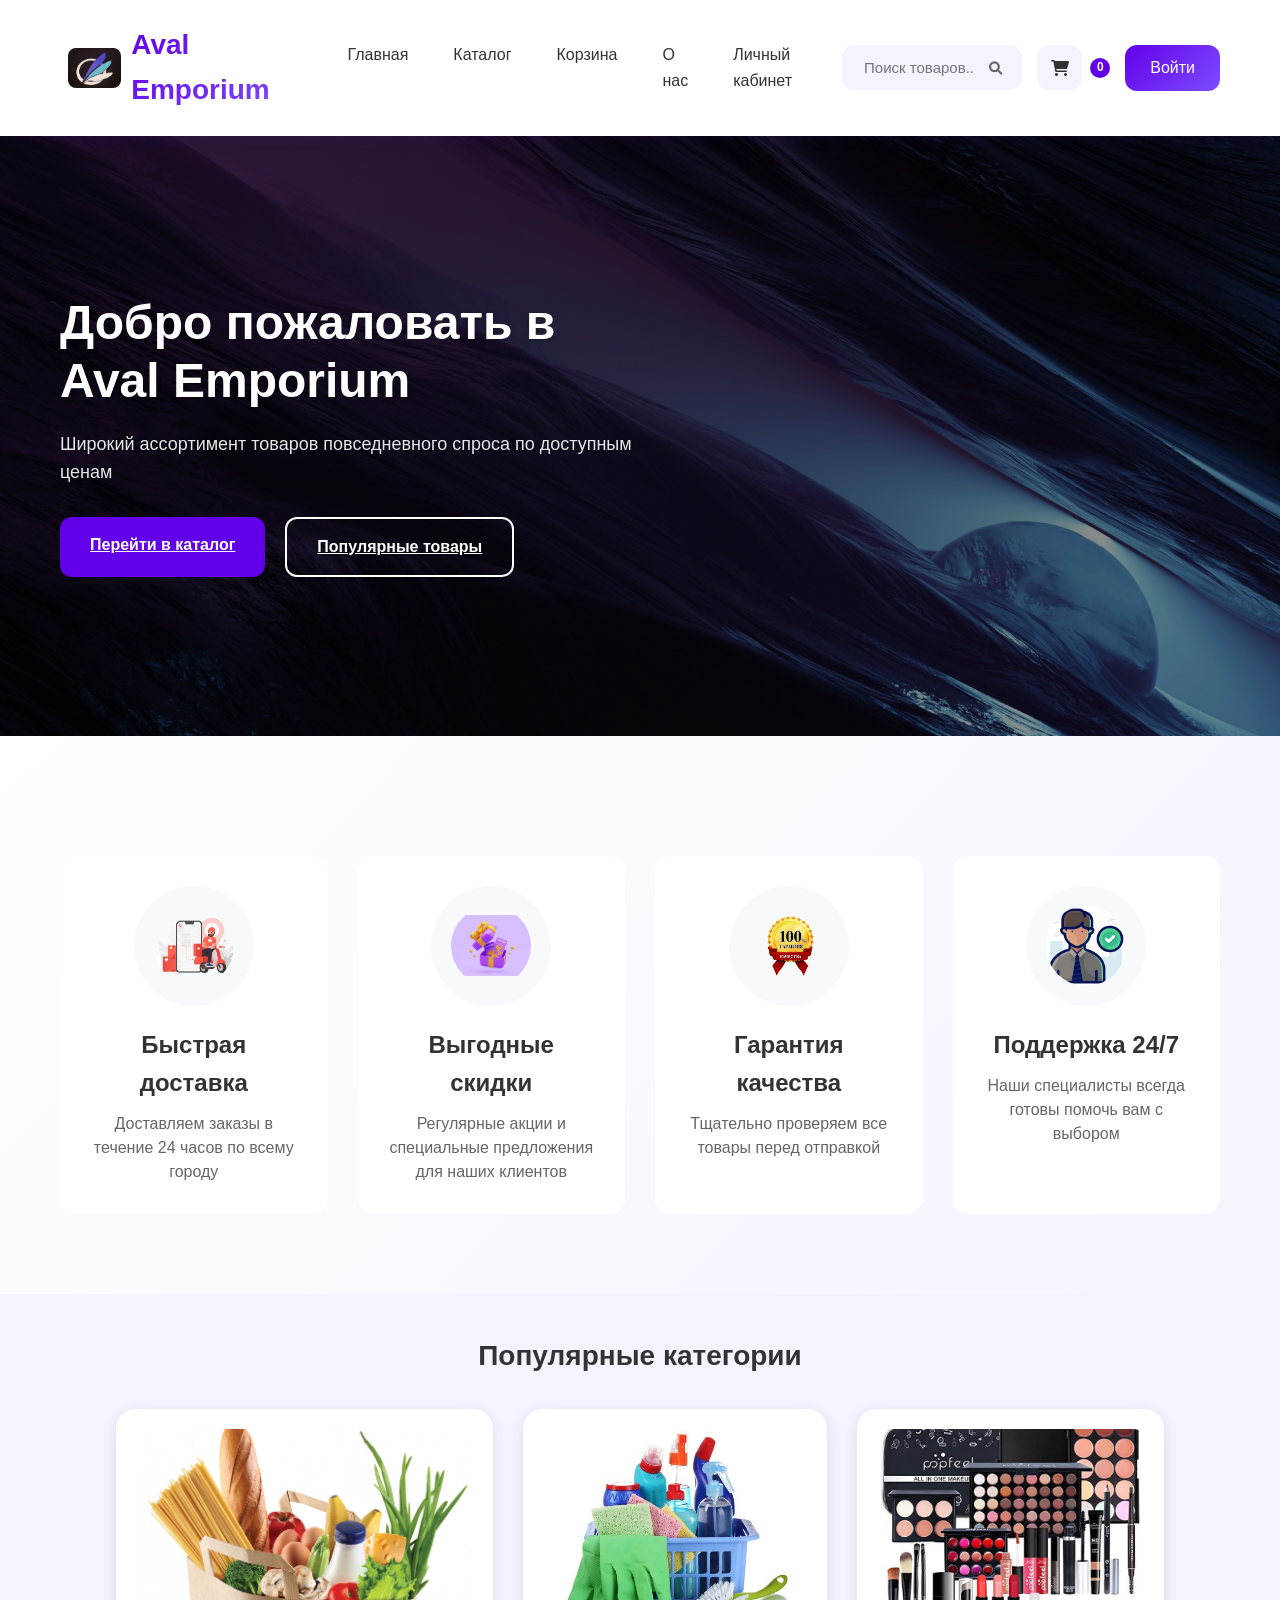
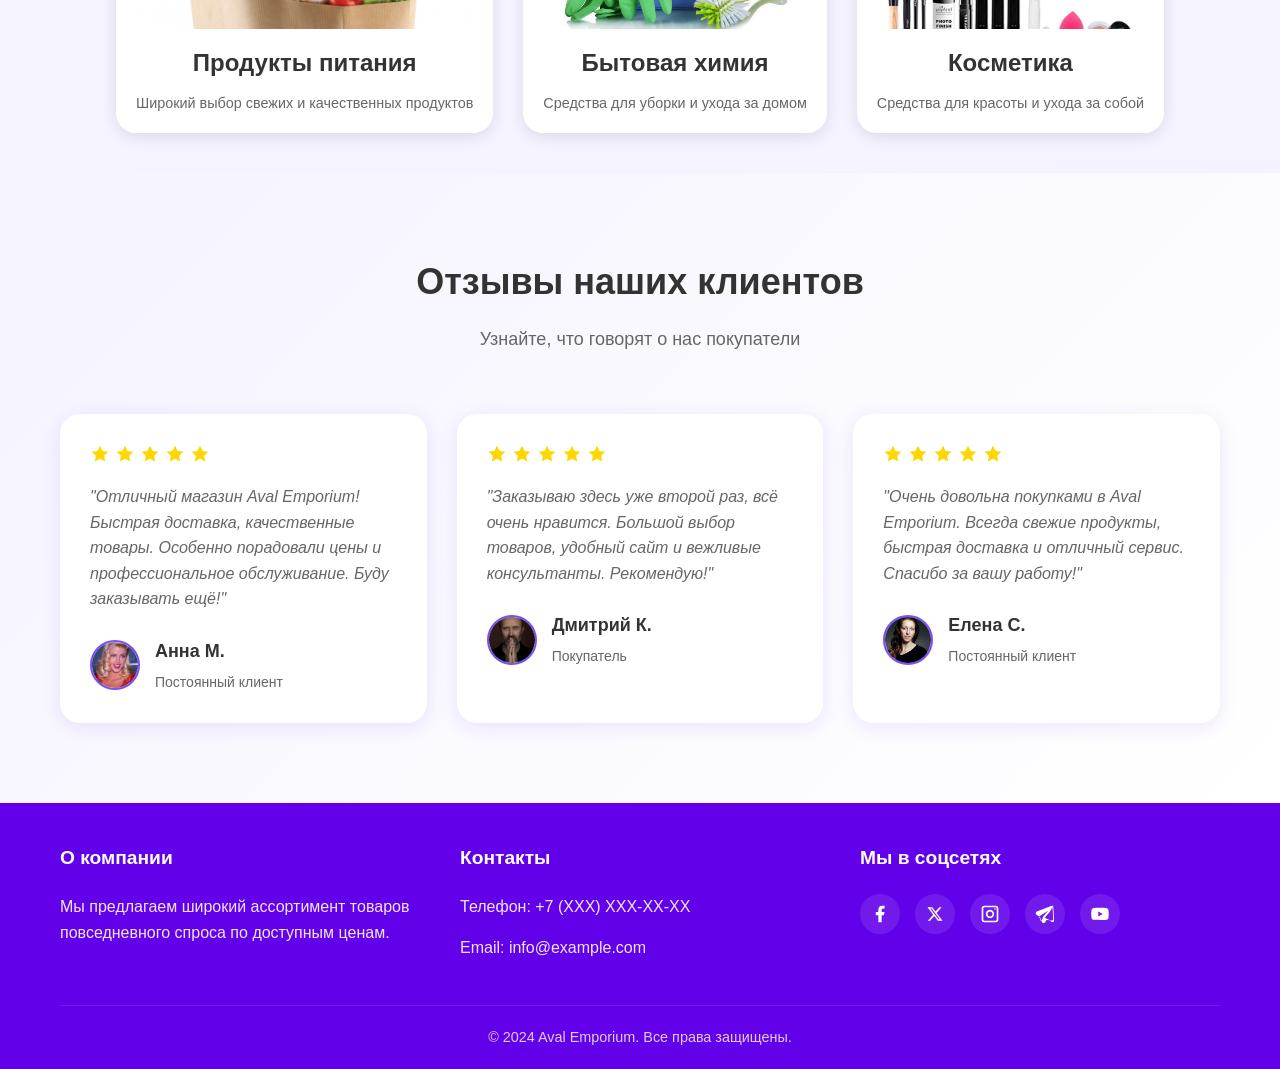
<file: index.html>
<!DOCTYPE html>
<html lang="ru">
<head>
    <meta charset="UTF-8">
    <meta name="viewport" content="width=device-width, initial-scale=1.0">
    <title>Aval Emporium - Товары повседневного спроса</title>
    <link rel="stylesheet" href="css/style.css">
    <link rel="stylesheet" href="https://cdnjs.cloudflare.com/ajax/libs/font-awesome/6.0.0/css/all.min.css">
</head>
<body>
    <header class="header">
        <div class="container">
            <div class="header__top">
                <div class="logo">
                    <a href="index.html">
                        <img src="images/main/logo.jpg" alt="Aval Emporium">
                        <span class="logo-text">Aval Emporium</span>
                    </a>
                </div>
                <nav class="nav">
                    <ul>
                        <li><a href="index.html">Главная</a></li>
                        <li><a href="pages/catalog.html">Каталог</a></li>
                        <li><a href="pages/cart.html">Корзина</a></li>
                        <li><a href="pages/about.html">О нас</a></li>
                        <li><a href="pages/profile.html">Личный кабинет</a></li>
                    </ul>
                </nav>
                <div class="header__actions">
                    <div class="search">
                        <input type="text" placeholder="Поиск товаров...">
                        <button><i class="fas fa-search"></i></button>
                    </div>
                    <div class="cart">
                        <a href="pages/cart.html"><i class="fas fa-shopping-cart"></i></a>
                        <span class="cart-count">0</span>
                    </div>
                    <div class="auth">
                        <a href="pages/login.html">Войти</a>
                    </div>
                </div>
            </div>
        </div>
    </header>

    <main class="main-content">
        <section class="hero">
            <div class="container">
                <div class="hero-content">
                    <div class="hero-text">
                        <h2>Добро пожаловать в Aval Emporium</h2>
                        <p>Широкий ассортимент товаров повседневного спроса по доступным ценам</p>
                        <div class="hero-buttons">
                            <a href="pages/catalog.html" class="btn btn-primary">Перейти в каталог</a>
                            <a href="#popular" class="btn btn-outline">Популярные товары</a>
                        </div>
                    </div>
                </div>
            </div>
        </section>

        <section class="features">
            <div class="container">
                <div class="features-grid">
                    <div class="feature-item">
                        <div class="feature-icon">
                            <img src="images/main/delivery.jpg" alt="Доставка">
                        </div>
                        <h3 class="feature-title">Быстрая доставка</h3>
                        <p class="feature-description">Доставляем заказы в течение 24 часов по всему городу</p>
                    </div>
                    <div class="feature-item">
                        <div class="feature-icon">
                            <img src="images/main/skidki.jpg" alt="Скидки">
                        </div>
                        <h3 class="feature-title">Выгодные скидки</h3>
                        <p class="feature-description">Регулярные акции и специальные предложения для наших клиентов</p>
                    </div>
                    <div class="feature-item">
                        <div class="feature-icon">
                            <img src="images/main/kachestvo.jpg" alt="Качество">
                        </div>
                        <h3 class="feature-title">Гарантия качества</h3>
                        <p class="feature-description">Тщательно проверяем все товары перед отправкой</p>
                    </div>
                    <div class="feature-item">
                        <div class="feature-icon">
                            <img src="images/main/support.jpg" alt="Поддержка">
                        </div>
                        <h3 class="feature-title">Поддержка 24/7</h3>
                        <p class="feature-description">Наши специалисты всегда готовы помочь вам с выбором</p>
                    </div>
                </div>
            </div>
        </section>

        <section class="popular-categories">
            <div class="categories-container">
                <h2 class="categories-title">Популярные категории</h2>
                <div class="categories-grid">
                    <div class="category-card">
                        <div class="category-image">
                            <img src="images/main/products.jpg" alt="Продукты питания">
                        </div>
                        <div class="category-content">
                            <h3 class="category-title">Продукты питания</h3>
                            <p class="category-description">Широкий выбор свежих и качественных продуктов</p>
                        </div>
                    </div>
                    
                    <div class="category-card">
                        <div class="category-image">
                            <img src="images/main/household.jpg" alt="Бытовая химия">
                        </div>
                        <div class="category-content">
                            <h3 class="category-title">Бытовая химия</h3>
                            <p class="category-description">Средства для уборки и ухода за домом</p>
                        </div>
                    </div>
                    
                    <div class="category-card">
                        <div class="category-image">
                            <img src="images/main/cosmetics.jpg" alt="Косметика">
                        </div>
                        <div class="category-content">
                            <h3 class="category-title">Косметика</h3>
                            <p class="category-description">Средства для красоты и ухода за собой</p>
                        </div>
                    </div>
                </div>
            </div>
        </section>

        <section class="testimonials">
            <div class="container">
                <div class="section-header">
                    <h2 class="section-title">Отзывы наших клиентов</h2>
                    <p class="section-description">Узнайте, что говорят о нас покупатели</p>
                </div>
                
                <div class="testimonial-grid">
                    <div class="testimonial-card">
                        <div class="testimonial-rating">
                            <img src="images/icons/star.svg" alt="Рейтинг">
                            <img src="images/icons/star.svg" alt="Рейтинг">
                            <img src="images/icons/star.svg" alt="Рейтинг">
                            <img src="images/icons/star.svg" alt="Рейтинг">
                            <img src="images/icons/star.svg" alt="Рейтинг">
                        </div>
                        <p class="testimonial-text">"Отличный магазин Aval Emporium! Быстрая доставка, качественные товары. Особенно порадовали цены и профессиональное обслуживание. Буду заказывать ещё!"</p>
                        <div class="testimonial-author">
                            <div class="author-avatar">
                                <img src="images/avatars/anna.jpg" alt="Анна М.">
                            </div>
                            <div class="author-info">
                                <h4>Анна М.</h4>
                                <p>Постоянный клиент</p>
                            </div>
                        </div>
                    </div>

                    <div class="testimonial-card">
                        <div class="testimonial-rating">
                            <img src="images/icons/star.svg" alt="Рейтинг">
                            <img src="images/icons/star.svg" alt="Рейтинг">
                            <img src="images/icons/star.svg" alt="Рейтинг">
                            <img src="images/icons/star.svg" alt="Рейтинг">
                            <img src="images/icons/star.svg" alt="Рейтинг">
                        </div>
                        <p class="testimonial-text">"Заказываю здесь уже второй раз, всё очень нравится. Большой выбор товаров, удобный сайт и вежливые консультанты. Рекомендую!"</p>
                        <div class="testimonial-author">
                            <div class="author-avatar">
                                <img src="images/avatars/dmitry.jpg" alt="Дмитрий К.">
                            </div>
                            <div class="author-info">
                                <h4>Дмитрий К.</h4>
                                <p>Покупатель</p>
                            </div>
                        </div>
                    </div>

                    <div class="testimonial-card">
                        <div class="testimonial-rating">
                            <img src="images/icons/star.svg" alt="Рейтинг">
                            <img src="images/icons/star.svg" alt="Рейтинг">
                            <img src="images/icons/star.svg" alt="Рейтинг">
                            <img src="images/icons/star.svg" alt="Рейтинг">
                            <img src="images/icons/star.svg" alt="Рейтинг">
                        </div>
                        <p class="testimonial-text">"Очень довольна покупками в Aval Emporium. Всегда свежие продукты, быстрая доставка и отличный сервис. Спасибо за вашу работу!"</p>
                        <div class="testimonial-author">
                            <div class="author-avatar">
                                <img src="images/avatars/elena.jpg" alt="Елена С.">
                            </div>
                            <div class="author-info">
                                <h4>Елена С.</h4>
                                <p>Постоянный клиент</p>
                            </div>
                        </div>
                    </div>
                </div>
            </div>
        </section>
    </main>

    <footer class="footer">
        <div class="container">
            <div class="footer__grid">
                <div class="footer__column">
                    <h3>О компании</h3>
                    <p>Мы предлагаем широкий ассортимент товаров повседневного спроса по доступным ценам.</p>
                </div>
                <div class="footer__column">
                    <h3>Контакты</h3>
                    <p>Телефон: +7 (XXX) XXX-XX-XX</p>
                    <p>Email: info@example.com</p>
                </div>
                <div class="footer__column">
                    <h3>Мы в соцсетях</h3>
                    <div class="social-links">
                        <a href="#" class="social-link facebook" aria-label="Facebook">
                            <img src="images/icons/facebook.svg" alt="Facebook">
                        </a>
                        <a href="#" class="social-link x" aria-label="X (Twitter)">
                            <img src="images/icons/x.svg" alt="X (Twitter)">
                        </a>
                        <a href="#" class="social-link instagram" aria-label="Instagram">
                            <img src="images/icons/instagram.svg" alt="Instagram">
                        </a>
                        <a href="#" class="social-link telegram" aria-label="Telegram">
                            <img src="images/icons/telegram.svg" alt="Telegram">
                        </a>
                        <a href="#" class="social-link youtube" aria-label="YouTube">
                            <img src="images/icons/youtube.svg" alt="YouTube">
                        </a>
                    </div>
                </div>
            </div>
            <div class="footer-bottom">
                <p>&copy; 2024 Aval Emporium. Все права защищены.</p>
            </div>
        </div>
    </footer>

    <script src="js/main.js"></script>
</body>
</html>
</file>
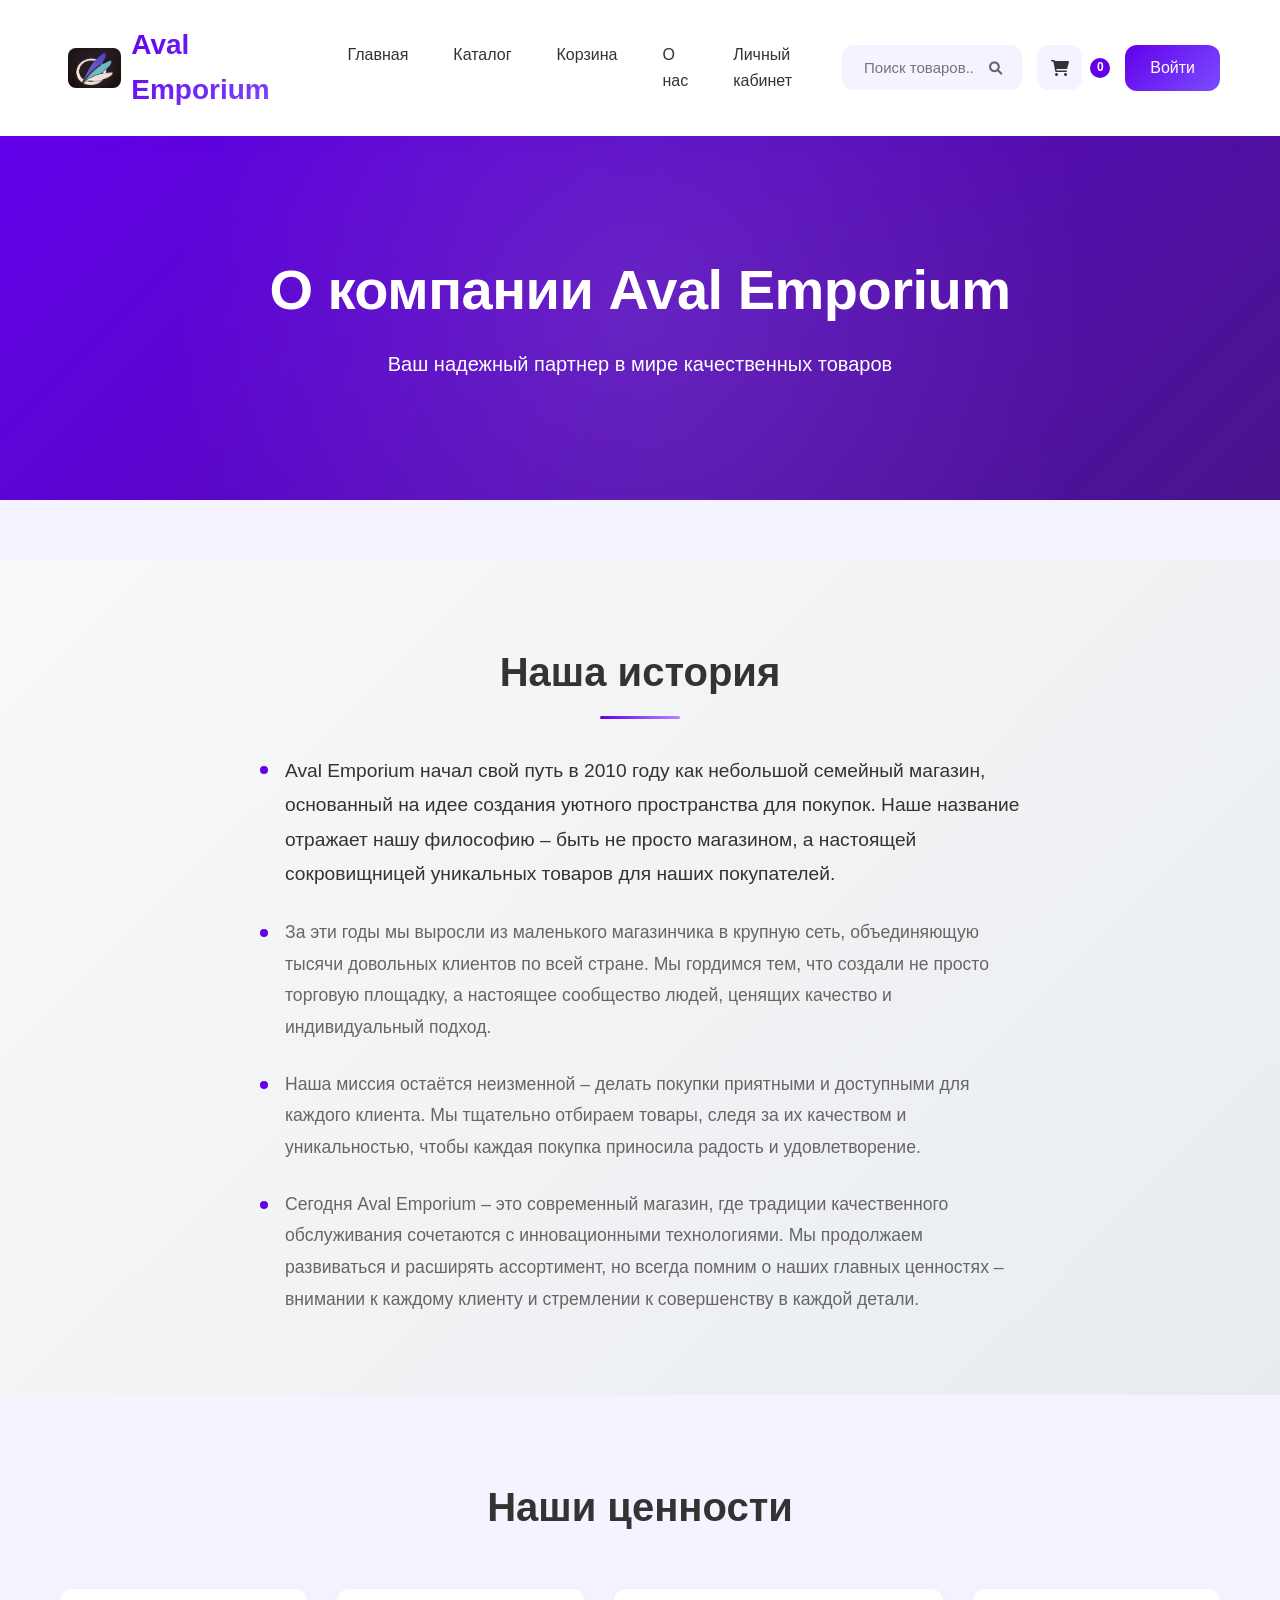
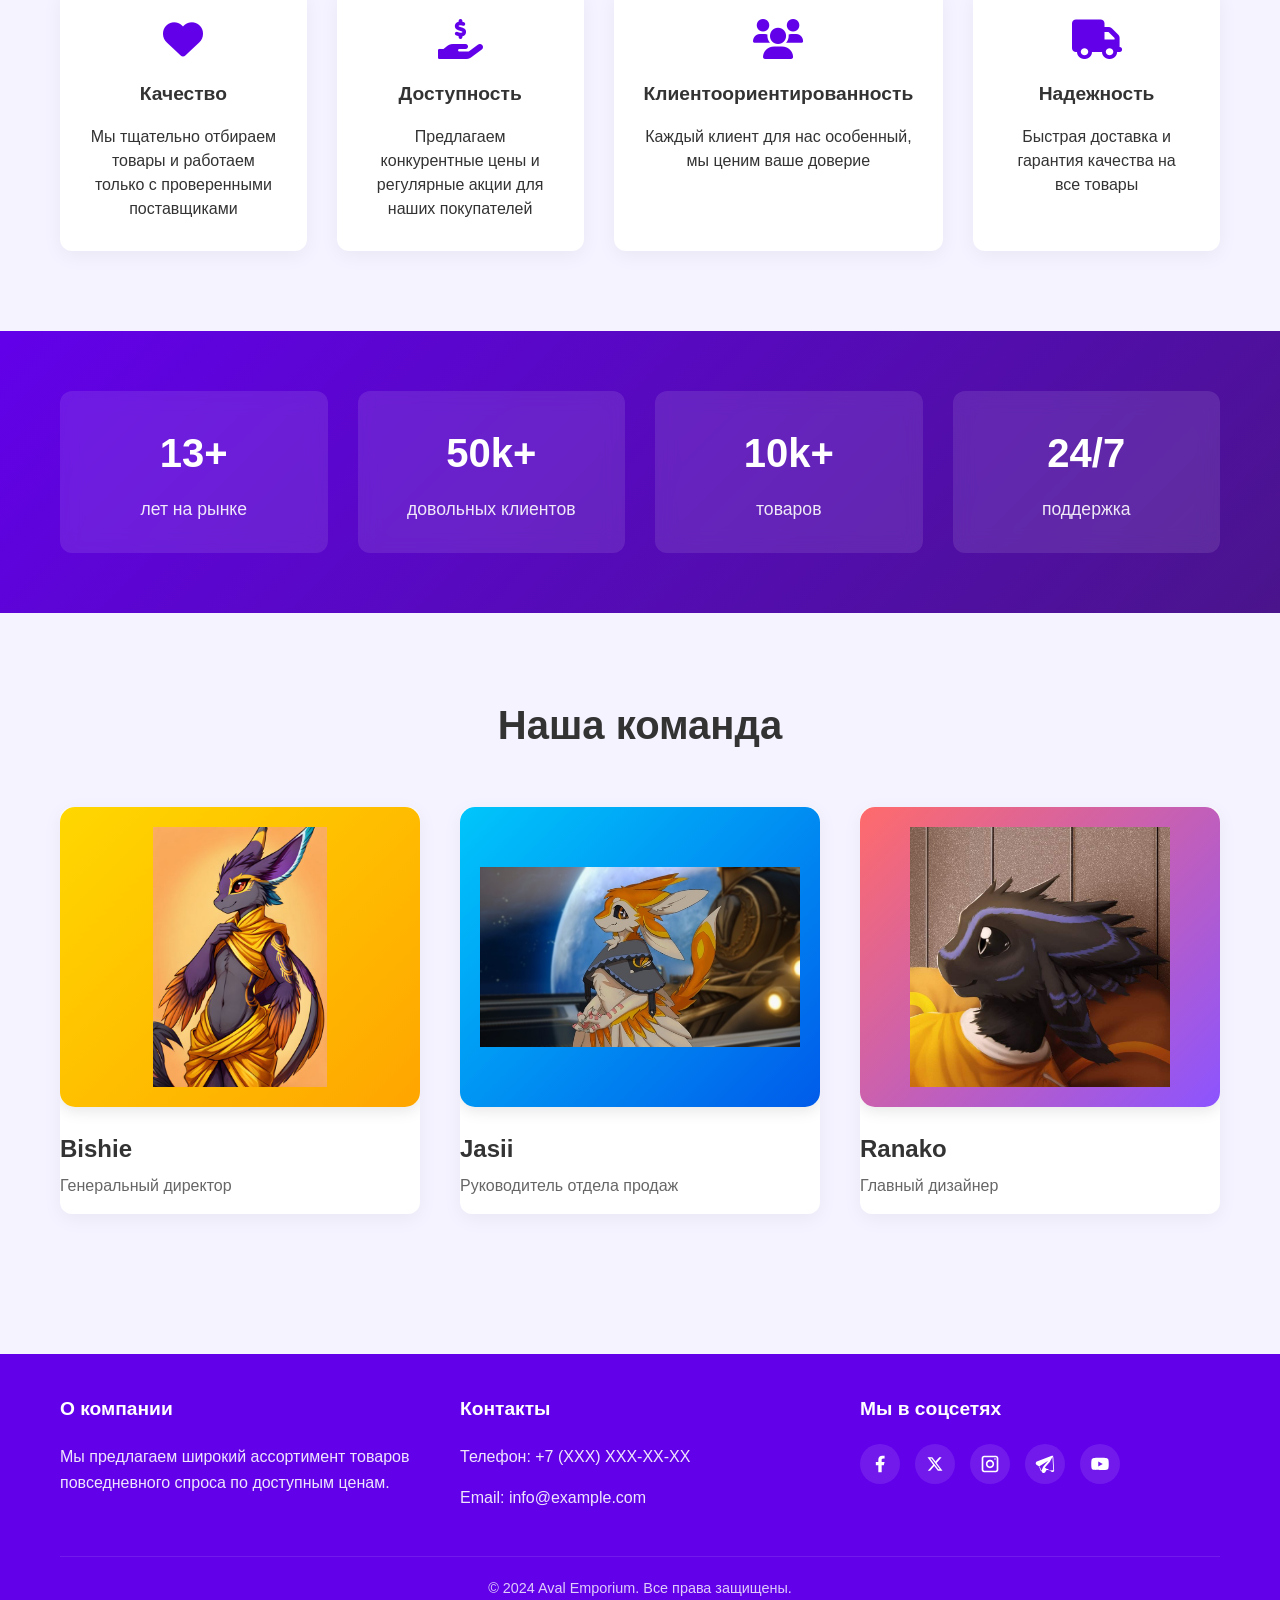
<file: pages/about.html>
<!DOCTYPE html>
<html lang="ru">
<head>
    <meta charset="UTF-8">
    <meta name="viewport" content="width=device-width, initial-scale=1.0">
    <title>О нас - Aval Emporium</title>
    <link rel="stylesheet" href="../css/style.css">
    <link rel="stylesheet" href="../css/about.css">
    <link rel="stylesheet" href="https://cdnjs.cloudflare.com/ajax/libs/font-awesome/6.0.0/css/all.min.css">
</head>
<body>
    <header class="header">
        <div class="container">
            <div class="header__top">
                <div class="logo">
                    <a href="../index.html">
                        <img src="../images/main/logo.jpg" alt="Aval Emporium">
                        <span class="logo-text">Aval Emporium</span>
                    </a>
                </div>
                <nav class="nav">
                    <ul>
                        <li><a href="../index.html">Главная</a></li>
                        <li><a href="catalog.html">Каталог</a></li>
                        <li><a href="cart.html">Корзина</a></li>
                        <li><a href="about.html">О нас</a></li>
                        <li><a href="profile.html">Личный кабинет</a></li>
                    </ul>
                </nav>
                <div class="header__actions">
                    <div class="search">
                        <input type="text" placeholder="Поиск товаров...">
                        <button><i class="fas fa-search"></i></button>
                    </div>
                    <div class="cart">
                        <a href="cart.html"><i class="fas fa-shopping-cart"></i></a>
                        <span class="cart-count">0</span>
                    </div>
                    <div class="auth">
                        <a href="login.html">Войти</a>
                    </div>
                </div>
            </div>
        </div>
    </header>

    <main class="about-page">
        <section class="hero-section">
            <div class="container">
                <h1>О компании Aval Emporium</h1>
                <p class="hero-subtitle">Ваш надежный партнер в мире качественных товаров</p>
            </div>
        </section>

        <section class="history-section">
            <h2 class="section-title">Наша история</h2>
            <div class="history-content">
                <div class="history-text">
                    <p>Aval Emporium начал свой путь в 2010 году как небольшой семейный магазин, основанный на идее создания уютного пространства для покупок. Наше название отражает нашу философию – быть не просто магазином, а настоящей сокровищницей уникальных товаров для наших покупателей.</p>
                    
                    <p>За эти годы мы выросли из маленького магазинчика в крупную сеть, объединяющую тысячи довольных клиентов по всей стране. Мы гордимся тем, что создали не просто торговую площадку, а настоящее сообщество людей, ценящих качество и индивидуальный подход.</p>
                    
                    <p>Наша миссия остаётся неизменной – делать покупки приятными и доступными для каждого клиента. Мы тщательно отбираем товары, следя за их качеством и уникальностью, чтобы каждая покупка приносила радость и удовлетворение.</p>
                    
                    <p>Сегодня Aval Emporium – это современный магазин, где традиции качественного обслуживания сочетаются с инновационными технологиями. Мы продолжаем развиваться и расширять ассортимент, но всегда помним о наших главных ценностях – внимании к каждому клиенту и стремлении к совершенству в каждой детали.</p>
                </div>
            </div>
        </section>

        <section class="values-section">
            <div class="container">
                <h2>Наши ценности</h2>
                <div class="values-grid">
                    <div class="value-card">
                        <i class="fas fa-heart"></i>
                        <h3>Качество</h3>
                        <p>Мы тщательно отбираем товары и работаем только с проверенными поставщиками</p>
                    </div>
                    <div class="value-card">
                        <i class="fas fa-hand-holding-usd"></i>
                        <h3>Доступность</h3>
                        <p>Предлагаем конкурентные цены и регулярные акции для наших покупателей</p>
                    </div>
                    <div class="value-card">
                        <i class="fas fa-users"></i>
                        <h3>Клиентоориентированность</h3>
                        <p>Каждый клиент для нас особенный, мы ценим ваше доверие</p>
                    </div>
                    <div class="value-card">
                        <i class="fas fa-truck"></i>
                        <h3>Надежность</h3>
                        <p>Быстрая доставка и гарантия качества на все товары</p>
                    </div>
                </div>
            </div>
        </section>

        <section class="stats-section">
            <div class="container">
                <div class="stats-grid">
                    <div class="stat-card">
                        <div class="stat-number">13+</div>
                        <div class="stat-label">лет на рынке</div>
                    </div>
                    <div class="stat-card">
                        <div class="stat-number">50k+</div>
                        <div class="stat-label">довольных клиентов</div>
                    </div>
                    <div class="stat-card">
                        <div class="stat-number">10k+</div>
                        <div class="stat-label">товаров</div>
                    </div>
                    <div class="stat-card">
                        <div class="stat-number">24/7</div>
                        <div class="stat-label">поддержка</div>
                    </div>
                </div>
            </div>
        </section>

        <section class="team-section">
            <div class="container">
                <h2>Наша команда</h2>
                <div class="team-grid">
                    <div class="team-card">
                        <img src="../images/avatars/bishie.jpg" alt="Член команды">
                        <h3>Bishie</h3>
                        <p>Генеральный директор</p>
                    </div>
                    <div class="team-card">
                        <img src="../images/avatars/jasii.jpg" alt="Член команды">
                        <h3>Jasii</h3>
                        <p>Руководитель отдела продаж</p>
                    </div>
                    <div class="team-card">
                        <img src="../images/avatars/ranako.jpg" alt="Член команды">
                        <h3>Ranako</h3>
                        <p>Главный дизайнер</p>
                    </div>
                </div>
            </div>
        </section>
    </main>

    <footer class="footer">
        <div class="container">
            <div class="footer__grid">
                <div class="footer__column">
                    <h3>О компании</h3>
                    <p>Мы предлагаем широкий ассортимент товаров повседневного спроса по доступным ценам.</p>
                </div>
                <div class="footer__column">
                    <h3>Контакты</h3>
                    <p>Телефон: +7 (XXX) XXX-XX-XX</p>
                    <p>Email: info@example.com</p>
                </div>
                <div class="footer__column">
                    <h3>Мы в соцсетях</h3>
                    <div class="social-links">
                        <a href="#" class="social-link facebook" aria-label="Facebook">
                            <img src="../images/icons/facebook.svg" alt="Facebook">
                        </a>
                        <a href="#" class="social-link x" aria-label="X (Twitter)">
                            <img src="../images/icons/x.svg" alt="X (Twitter)">
                        </a>
                        <a href="#" class="social-link instagram" aria-label="Instagram">
                            <img src="../images/icons/instagram.svg" alt="Instagram">
                        </a>
                        <a href="#" class="social-link telegram" aria-label="Telegram">
                            <img src="../images/icons/telegram.svg" alt="Telegram">
                        </a>
                        <a href="#" class="social-link youtube" aria-label="YouTube">
                            <img src="../images/icons/youtube.svg" alt="YouTube">
                        </a>
                    </div>
                </div>
            </div>
            <div class="footer-bottom">
                <p>&copy; 2024 Aval Emporium. Все права защищены.</p>
            </div>
        </div>
    </footer>

    <script src="../js/main.js"></script>
</body>
</html>
</file>
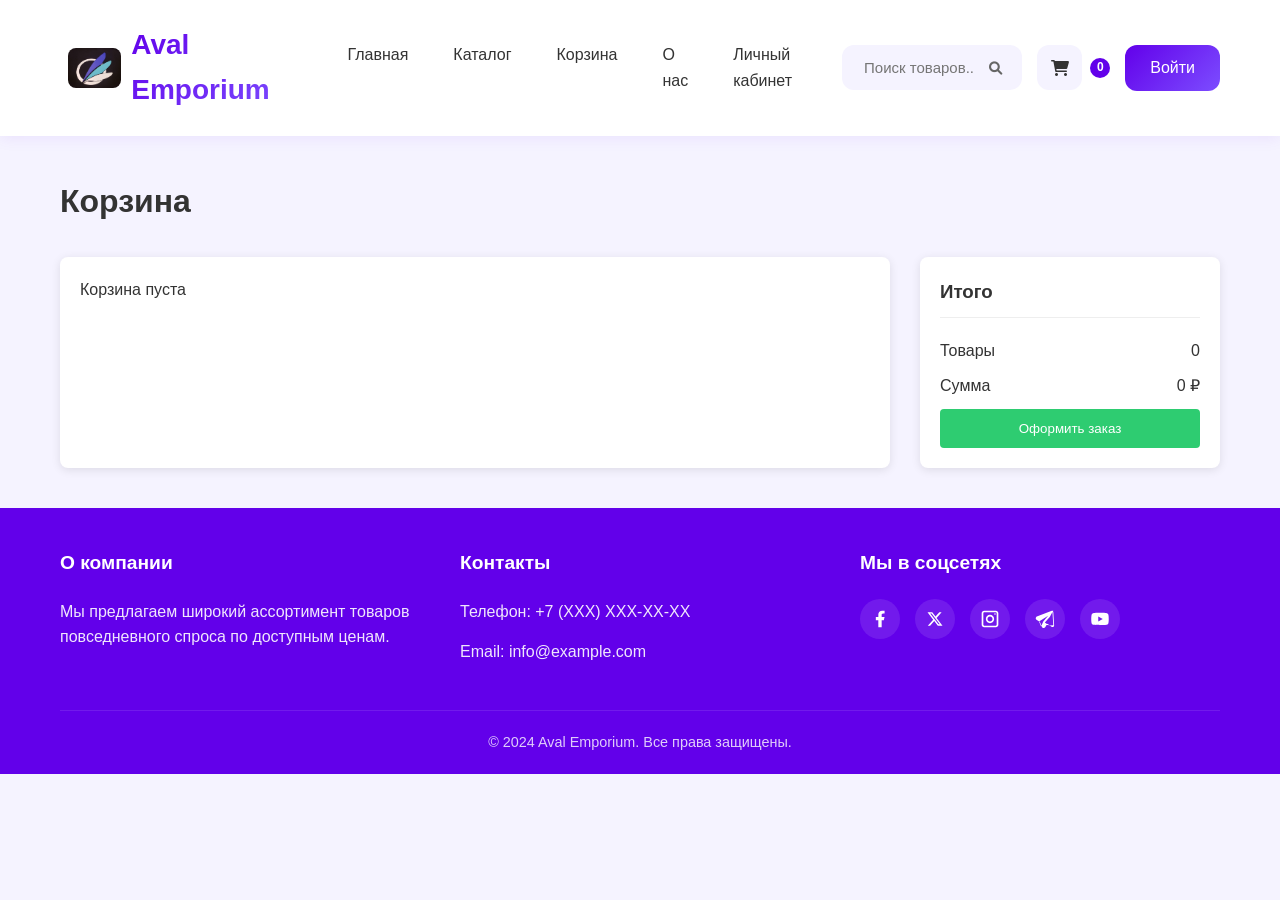
<file: pages/cart.html>
<!DOCTYPE html>
<html lang="ru">
<head>
    <meta charset="UTF-8">
    <meta name="viewport" content="width=device-width, initial-scale=1.0">
    <title>Корзина - Aval Emporium</title>
    <link rel="stylesheet" href="../css/style.css">
    <link rel="stylesheet" href="../css/cart.css">
    <link rel="stylesheet" href="https://cdnjs.cloudflare.com/ajax/libs/font-awesome/6.0.0/css/all.min.css">
</head>
<body>
    <header class="header">
        <div class="container">
            <div class="header__top">
                <div class="logo">
                    <a href="../index.html">
                        <img src="../images/main/logo.jpg" alt="Aval Emporium">
                        <span class="logo-text">Aval Emporium</span>
                    </a>
                </div>
                <nav class="nav">
                    <ul>
                        <li><a href="../index.html">Главная</a></li>
                        <li><a href="catalog.html">Каталог</a></li>
                        <li><a href="cart.html">Корзина</a></li>
                        <li><a href="about.html">О нас</a></li>
                        <li><a href="profile.html">Личный кабинет</a></li>
                    </ul>
                </nav>
                <div class="header__actions">
                    <div class="search">
                        <input type="text" placeholder="Поиск товаров...">
                        <button><i class="fas fa-search"></i></button>
                    </div>
                    <div class="cart">
                        <a href="cart.html"><i class="fas fa-shopping-cart"></i></a>
                        <span class="cart-count">0</span>
                    </div>
                    <div class="auth">
                        <a href="login.html">Войти</a>
                    </div>
                </div>
            </div>
        </div>
    </header>

    <main class="cart-page">
        <div class="container">
            <h1>Корзина</h1>
            
            <div class="cart-content">
                <div class="cart-items">
                    <!-- Здесь будут отображаться товары через JavaScript -->
                </div>
                
                <div class="cart-summary">
                    <h3>Итого</h3>
                    <div class="summary-item">
                        <span>Товары</span>
                        <span class="total-items">0</span>
                    </div>
                    <div class="summary-item">
                        <span>Сумма</span>
                        <span class="total-price">0 ₽</span>
                    </div>
                    <button class="btn checkout">Оформить заказ</button>
                </div>
            </div>
        </div>
    </main>

    <footer class="footer">
        <div class="container">
            <div class="footer__grid">
                <div class="footer__column">
                    <h3>О компании</h3>
                    <p>Мы предлагаем широкий ассортимент товаров повседневного спроса по доступным ценам.</p>
                </div>
                <div class="footer__column">
                    <h3>Контакты</h3>
                    <p>Телефон: +7 (XXX) XXX-XX-XX</p>
                    <p>Email: info@example.com</p>
                </div>
                <div class="footer__column">
                    <h3>Мы в соцсетях</h3>
                    <div class="social-links">
                        <a href="#" class="social-link facebook" aria-label="Facebook">
                            <img src="../images/icons/facebook.svg" alt="Facebook">
                        </a>
                        <a href="#" class="social-link x" aria-label="X (Twitter)">
                            <img src="../images/icons/x.svg" alt="X (Twitter)">
                        </a>
                        <a href="#" class="social-link instagram" aria-label="Instagram">
                            <img src="../images/icons/instagram.svg" alt="Instagram">
                        </a>
                        <a href="#" class="social-link telegram" aria-label="Telegram">
                            <img src="../images/icons/telegram.svg" alt="Telegram">
                        </a>
                        <a href="#" class="social-link youtube" aria-label="YouTube">
                            <img src="../images/icons/youtube.svg" alt="YouTube">
                        </a>
                    </div>
                </div>
            </div>
            <div class="footer-bottom">
                <p>&copy; 2024 Aval Emporium. Все права защищены.</p>
            </div>
        </div>
    </footer>

    <script src="../js/main.js"></script>
    <script src="../js/cart.js"></script>
</body>
</html>
</file>
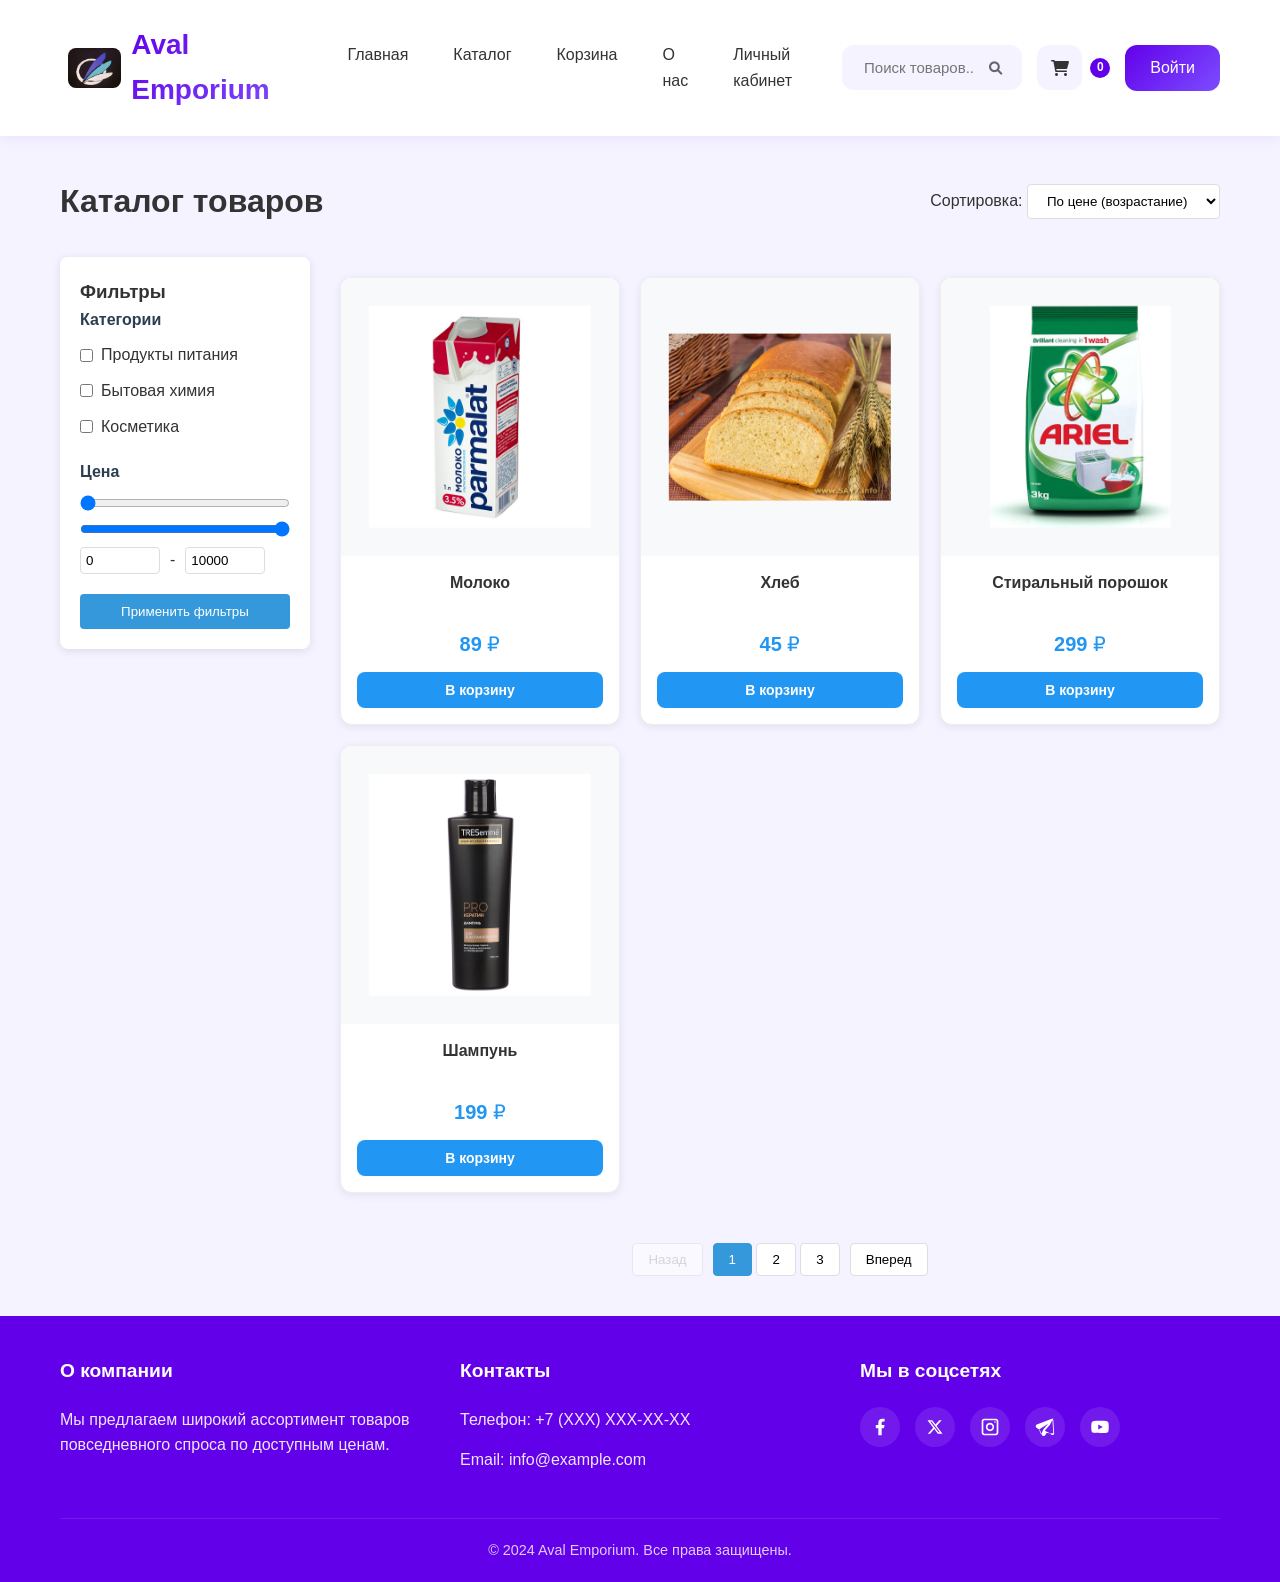
<file: pages/catalog.html>
<!DOCTYPE html>
<html lang="ru">
<head>
    <meta charset="UTF-8">
    <meta name="viewport" content="width=device-width, initial-scale=1.0">
    <title>Каталог товаров - Aval Emporium</title>
    <link rel="stylesheet" href="../css/style.css">
    <link rel="stylesheet" href="../css/catalog.css">
    <link rel="stylesheet" href="https://cdnjs.cloudflare.com/ajax/libs/font-awesome/6.0.0/css/all.min.css">
</head>
<body>
    <header class="header">
        <div class="container">
            <div class="header__top">
                <div class="logo">
                    <a href="../index.html">
                        <img src="../images/main/logo.jpg" alt="Aval Emporium">
                        <span class="logo-text">Aval Emporium</span>
                    </a>
                </div>
                <nav class="nav">
                    <ul>
                        <li><a href="../index.html">Главная</a></li>
                        <li><a href="catalog.html">Каталог</a></li>
                        <li><a href="cart.html">Корзина</a></li>
                        <li><a href="about.html">О нас</a></li>
                        <li><a href="profile.html">Личный кабинет</a></li>
                    </ul>
                </nav>
                <div class="header__actions">
                    <div class="search">
                        <input type="text" placeholder="Поиск товаров...">
                        <button><i class="fas fa-search"></i></button>
                    </div>
                    <div class="cart">
                        <a href="cart.html"><i class="fas fa-shopping-cart"></i></a>
                        <span class="cart-count">0</span>
                    </div>
                    <div class="auth">
                        <a href="login.html">Войти</a>
                    </div>
                </div>
            </div>
        </div>
    </header>

    <main class="catalog">
        <div class="container">
            <div class="catalog__header">
                <h1>Каталог товаров</h1>
                <div class="catalog__controls">
                    <div class="sort">
                        <label for="sort">Сортировка:</label>
                        <select id="sort">
                            <option value="price-asc">По цене (возрастание)</option>
                            <option value="price-desc">По цене (убывание)</option>
                            <option value="name-asc">По названию (А-Я)</option>
                            <option value="name-desc">По названию (Я-А)</option>
                        </select>
                    </div>
                </div>
            </div>

            <div class="catalog__content">
                <aside class="filters">
                    <h3>Фильтры</h3>
                    <div class="filter-group">
                        <h4>Категории</h4>
                        <div class="filter-options">
                            <label>
                                <input type="checkbox" name="category" value="food"> Продукты питания
                            </label>
                            <label>
                                <input type="checkbox" name="category" value="household"> Бытовая химия
                            </label>
                            <label>
                                <input type="checkbox" name="category" value="cosmetics"> Косметика
                            </label>
                        </div>
                    </div>
                    <div class="filter-group">
                        <h4>Цена</h4>
                        <div class="price-range">
                            <input type="range" id="price-min" min="0" max="10000" value="0">
                            <input type="range" id="price-max" min="0" max="10000" value="10000">
                            <div class="price-inputs">
                                <input type="number" id="min-price" value="0">
                                <span>-</span>
                                <input type="number" id="max-price" value="10000">
                            </div>
                        </div>
                    </div>
                    <button class="apply-filters">Применить фильтры</button>
                </aside>

                <div class="products">
                    <div class="products__grid">
                        <div class="product-card">
                            <div class="product-image">
                                <img src="../images/goods/milk.jpg" alt="Молоко">
                            </div>
                            <div class="product-content">
                                <h3 class="product-title">Молоко</h3>
                                <p class="product-price">89 ₽</p>
                                <button class="btn btn-primary add-to-cart">В корзину</button>
                            </div>
                        </div>

                        <div class="product-card">
                            <div class="product-image">
                                <img src="../images/goods/bread.jpg" alt="Хлеб">
                            </div>
                            <div class="product-content">
                                <h3 class="product-title">Хлеб</h3>
                                <p class="product-price">45 ₽</p>
                                <button class="btn btn-primary add-to-cart">В корзину</button>
                            </div>
                        </div>

                        <div class="product-card">
                            <div class="product-image">
                                <img src="../images/goods/powder.jpg" alt="Стиральный порошок">
                            </div>
                            <div class="product-content">
                                <h3 class="product-title">Стиральный порошок</h3>
                                <p class="product-price">299 ₽</p>
                                <button class="btn btn-primary add-to-cart">В корзину</button>
                            </div>
                        </div>

                        <div class="product-card">
                            <div class="product-image">
                                <img src="../images/goods/shampoo.jpg" alt="Шампунь">
                            </div>
                            <div class="product-content">
                                <h3 class="product-title">Шампунь</h3>
                                <p class="product-price">199 ₽</p>
                                <button class="btn btn-primary add-to-cart">В корзину</button>
                            </div>
                        </div>
                    </div>
                    <div class="pagination">
                        <button class="pagination__prev" disabled>Назад</button>
                        <div class="pagination__numbers">
                            <button class="active">1</button>
                            <button>2</button>
                            <button>3</button>
                        </div>
                        <button class="pagination__next">Вперед</button>
                    </div>
                </div>
            </div>
        </div>
    </main>

    <footer class="footer">
        <div class="container">
            <div class="footer__grid">
                <div class="footer__column">
                    <h3>О компании</h3>
                    <p>Мы предлагаем широкий ассортимент товаров повседневного спроса по доступным ценам.</p>
                </div>
                <div class="footer__column">
                    <h3>Контакты</h3>
                    <p>Телефон: +7 (XXX) XXX-XX-XX</p>
                    <p>Email: info@example.com</p>
                </div>
                <div class="footer__column">
                    <h3>Мы в соцсетях</h3>
                    <div class="social-links">
                        <a href="#" class="social-link facebook" aria-label="Facebook">
                            <img src="../images/icons/facebook.svg" alt="Facebook">
                        </a>
                        <a href="#" class="social-link x" aria-label="X (Twitter)">
                            <img src="../images/icons/x.svg" alt="X (Twitter)">
                        </a>
                        <a href="#" class="social-link instagram" aria-label="Instagram">
                            <img src="../images/icons/instagram.svg" alt="Instagram">
                        </a>
                        <a href="#" class="social-link telegram" aria-label="Telegram">
                            <img src="../images/icons/telegram.svg" alt="Telegram">
                        </a>
                        <a href="#" class="social-link youtube" aria-label="YouTube">
                            <img src="../images/icons/youtube.svg" alt="YouTube">
                        </a>
                    </div>
                </div>
            </div>
            <div class="footer-bottom">
                <p>&copy; 2024 Aval Emporium. Все права защищены.</p>
            </div>
        </div>
    </footer>

    <script src="../js/main.js"></script>
    <script src="../js/catalog.js"></script>
</body>
</html>
</file>
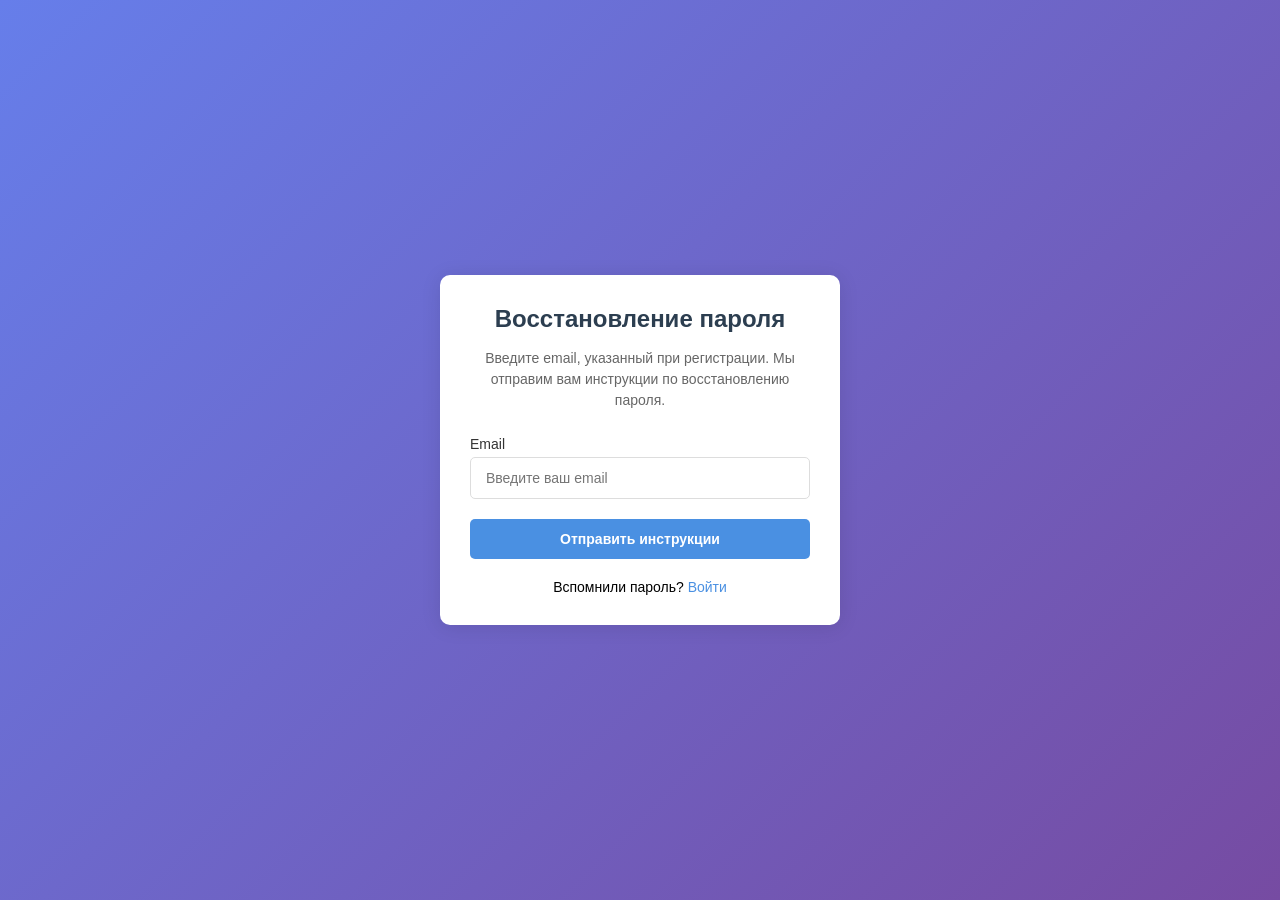
<file: pages/forgot-password.html>
<!DOCTYPE html>
<html lang="ru">
<head>
    <meta charset="UTF-8">
    <meta name="viewport" content="width=device-width, initial-scale=1.0">
    <title>Восстановление пароля - Интернет-магазин</title>
    <style>
        * {
            margin: 0;
            padding: 0;
            box-sizing: border-box;
        }

        body {
            font-family: Arial, sans-serif;
            min-height: 100vh;
            display: flex;
            align-items: center;
            justify-content: center;
            background: linear-gradient(135deg, #667eea 0%, #764ba2 100%);
            padding: 20px;
        }

        .auth-container {
            width: 100%;
            max-width: 400px;
            background: white;
            padding: 30px;
            border-radius: 10px;
            box-shadow: 0 2px 20px rgba(0, 0, 0, 0.1);
        }

        h1 {
            color: #2c3e50;
            font-size: 24px;
            margin-bottom: 15px;
            text-align: center;
        }

        .auth-description {
            color: #666;
            font-size: 14px;
            margin-bottom: 25px;
            text-align: center;
            line-height: 1.5;
        }

        .form-group {
            margin-bottom: 20px;
        }

        .form-group label {
            display: block;
            margin-bottom: 5px;
            color: #333;
            font-size: 14px;
        }

        .form-group input {
            width: 100%;
            padding: 12px 15px;
            border: 1px solid #ddd;
            border-radius: 5px;
            font-size: 14px;
            transition: all 0.3s ease;
        }

        .form-group input:focus {
            outline: none;
            border-color: #4a90e2;
            box-shadow: 0 0 0 2px rgba(74, 144, 226, 0.2);
        }

        .btn-primary {
            width: 100%;
            padding: 12px;
            background: #4a90e2;
            color: white;
            border: none;
            border-radius: 5px;
            font-size: 14px;
            font-weight: 600;
            cursor: pointer;
            transition: all 0.3s ease;
        }

        .btn-primary:hover {
            background: #357abd;
            transform: translateY(-1px);
            box-shadow: 0 5px 15px rgba(74, 144, 226, 0.2);
        }

        .auth-links {
            text-align: center;
            margin-top: 20px;
            font-size: 14px;
        }

        .auth-links a {
            color: #4a90e2;
            text-decoration: none;
            transition: color 0.3s ease;
        }

        .auth-links a:hover {
            color: #357abd;
            text-decoration: underline;
        }

        @media (max-width: 480px) {
            body {
                padding: 15px;
            }

            .auth-container {
                padding: 20px;
            }
        }
    </style>
</head>
<body>
    <div class="auth-container">
        <h1>Восстановление пароля</h1>
        <p class="auth-description">Введите email, указанный при регистрации. Мы отправим вам инструкции по восстановлению пароля.</p>
        
        <form id="forgotPasswordForm" class="auth-form">
            <div class="form-group">
                <label for="email">Email</label>
                <input type="email" id="email" name="email" required placeholder="Введите ваш email">
            </div>
            <button type="submit" class="btn-primary">Отправить инструкции</button>
        </form>
        
        <div class="auth-links">
            <p>Вспомнили пароль? <a href="login.html">Войти</a></p>
        </div>
    </div>

    <script src="../js/auth.js"></script>
</body>
</html>
</file>
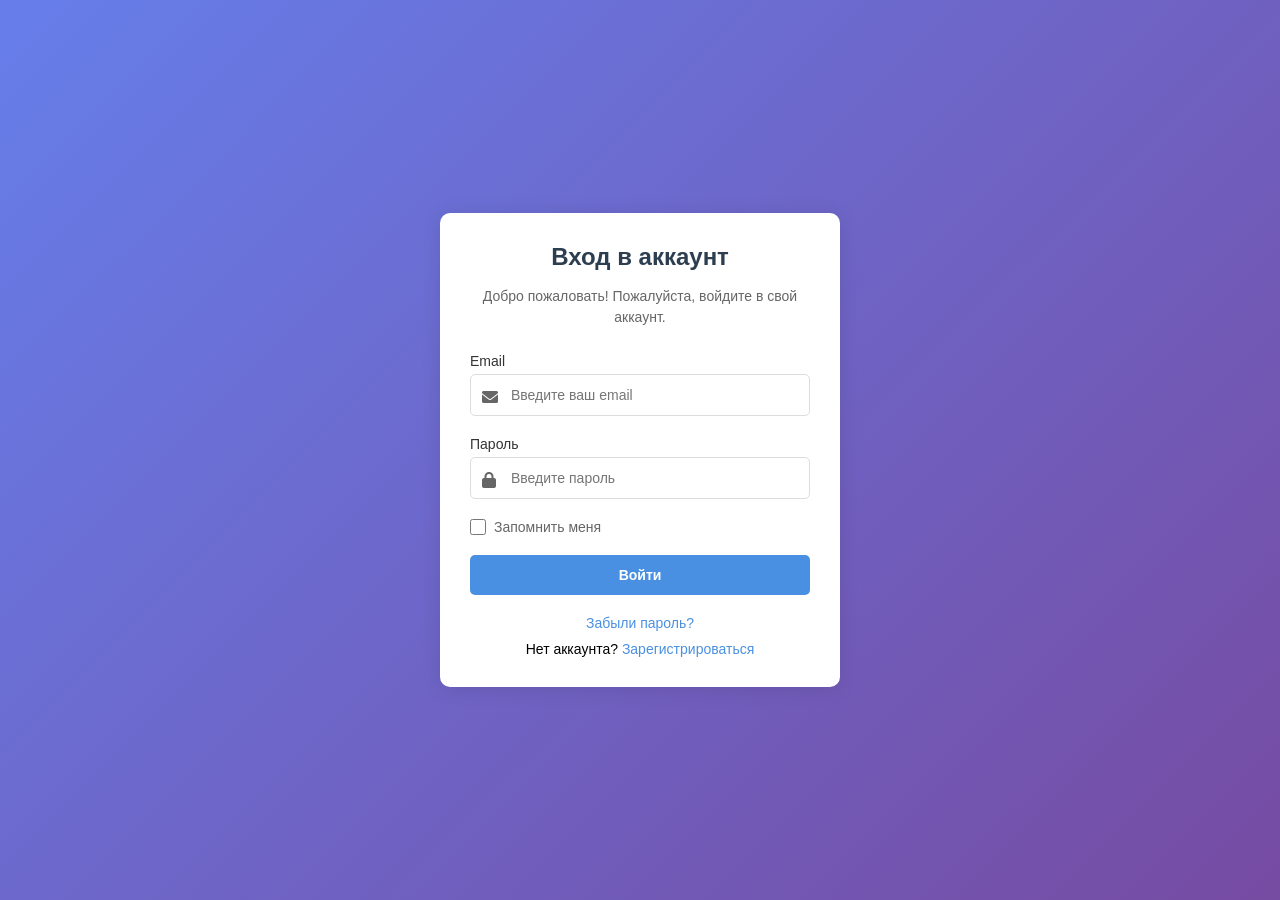
<file: pages/login.html>
<!DOCTYPE html>
<html lang="ru">
<head>
    <meta charset="UTF-8">
    <meta name="viewport" content="width=device-width, initial-scale=1.0">
    <title>Вход - Интернет-магазин</title>
    <style>
        * {
            margin: 0;
            padding: 0;
            box-sizing: border-box;
        }

        body {
            font-family: Arial, sans-serif;
            min-height: 100vh;
            display: flex;
            align-items: center;
            justify-content: center;
            background: linear-gradient(135deg, #667eea 0%, #764ba2 100%);
            padding: 20px;
        }

        .auth-container {
            width: 100%;
            max-width: 400px;
            background: white;
            padding: 30px;
            border-radius: 10px;
            box-shadow: 0 2px 20px rgba(0, 0, 0, 0.1);
        }

        h1 {
            color: #2c3e50;
            font-size: 24px;
            margin-bottom: 15px;
            text-align: center;
        }

        .auth-description {
            color: #666;
            font-size: 14px;
            margin-bottom: 25px;
            text-align: center;
            line-height: 1.5;
        }

        .form-group {
            margin-bottom: 20px;
            position: relative;
        }

        .form-group label {
            display: block;
            margin-bottom: 5px;
            color: #333;
            font-size: 14px;
        }

        .form-group input {
            width: 100%;
            padding: 12px 15px 12px 40px;
            border: 1px solid #ddd;
            border-radius: 5px;
            font-size: 14px;
            transition: all 0.3s ease;
        }

        .form-group input:focus {
            outline: none;
            border-color: #4a90e2;
            box-shadow: 0 0 0 2px rgba(74, 144, 226, 0.2);
        }

        .form-group i {
            position: absolute;
            left: 12px;
            top: 36px;
            color: #666;
            font-size: 16px;
        }

        .remember-me {
            display: flex;
            align-items: center;
            margin-bottom: 20px;
            user-select: none;
        }

        .remember-me input[type="checkbox"] {
            margin-right: 8px;
            width: 16px;
            height: 16px;
            cursor: pointer;
        }

        .remember-me label {
            color: #666;
            font-size: 14px;
            cursor: pointer;
        }

        .btn-primary {
            width: 100%;
            padding: 12px;
            background: #4a90e2;
            color: white;
            border: none;
            border-radius: 5px;
            font-size: 14px;
            font-weight: 600;
            cursor: pointer;
            transition: all 0.3s ease;
        }

        .btn-primary:hover {
            background: #357abd;
            transform: translateY(-1px);
            box-shadow: 0 5px 15px rgba(74, 144, 226, 0.2);
        }

        .auth-links {
            text-align: center;
            margin-top: 20px;
            font-size: 14px;
            display: flex;
            flex-direction: column;
            gap: 10px;
        }

        .auth-links a {
            color: #4a90e2;
            text-decoration: none;
            transition: color 0.3s ease;
        }

        .auth-links a:hover {
            color: #357abd;
            text-decoration: underline;
        }

        @media (max-width: 480px) {
            body {
                padding: 15px;
            }

            .auth-container {
                padding: 20px;
            }
        }
    </style>
    <link rel="stylesheet" href="https://cdnjs.cloudflare.com/ajax/libs/font-awesome/6.0.0/css/all.min.css">
</head>
<body>
    <div class="auth-container">
        <h1>Вход в аккаунт</h1>
        <p class="auth-description">Добро пожаловать! Пожалуйста, войдите в свой аккаунт.</p>
        
        <form id="loginForm" class="auth-form">
            <div class="form-group">
                <label for="email">Email</label>
                <i class="fas fa-envelope"></i>
                <input type="email" id="email" name="email" required placeholder="Введите ваш email">
            </div>
            
            <div class="form-group">
                <label for="password">Пароль</label>
                <i class="fas fa-lock"></i>
                <input type="password" id="password" name="password" required placeholder="Введите пароль">
            </div>

            <div class="remember-me">
                <input type="checkbox" id="remember" name="remember">
                <label for="remember">Запомнить меня</label>
            </div>

            <button type="submit" class="btn-primary">Войти</button>
        </form>
        
        <div class="auth-links">
            <p><a href="forgot-password.html">Забыли пароль?</a></p>
            <p>Нет аккаунта? <a href="register.html">Зарегистрироваться</a></p>
        </div>
    </div>

    <script src="../js/auth.js"></script>
</body>
</html>
</file>
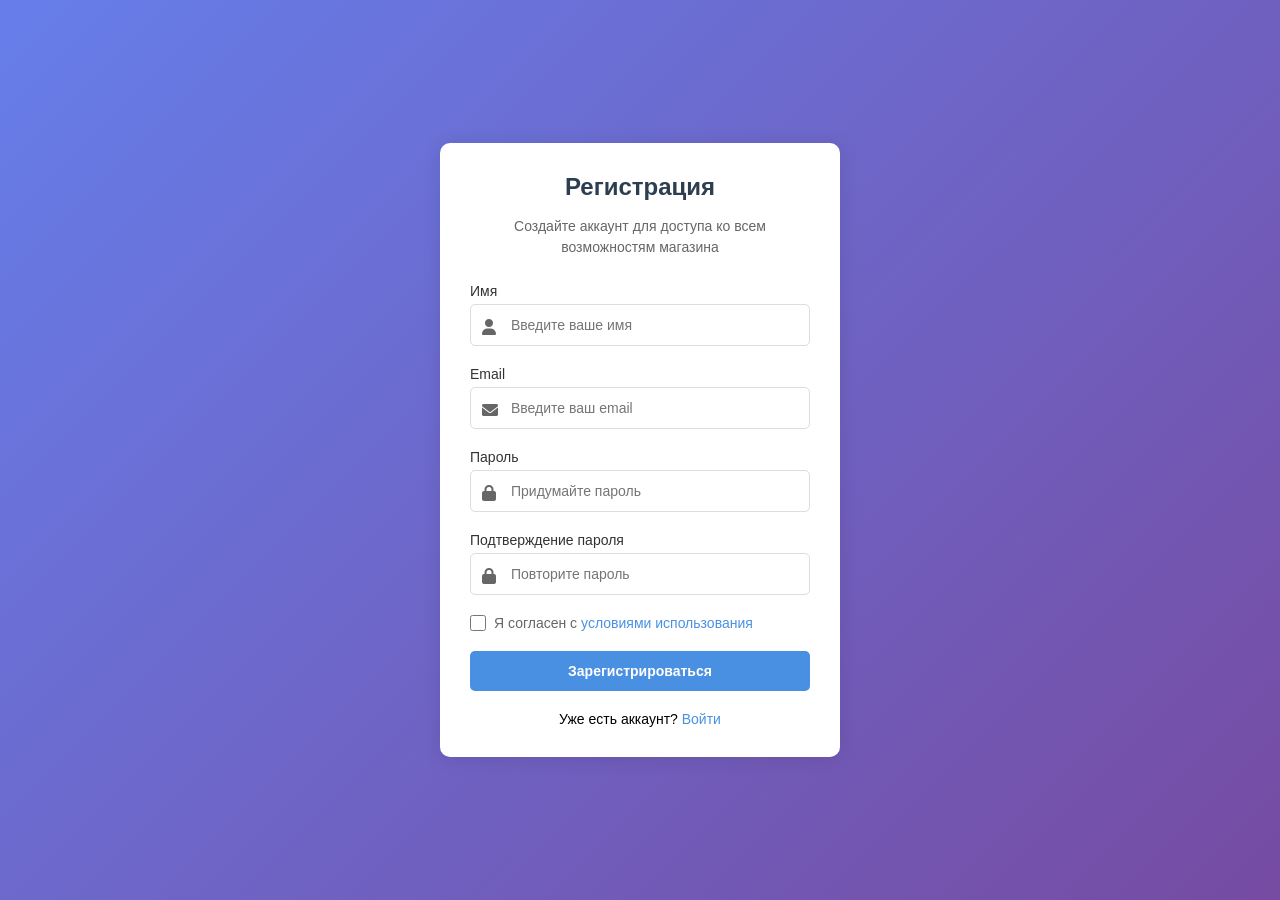
<file: pages/register.html>
<!DOCTYPE html>
<html lang="ru">
<head>
    <meta charset="UTF-8">
    <meta name="viewport" content="width=device-width, initial-scale=1.0">
    <title>Регистрация - Интернет-магазин</title>
    <style>
        * {
            margin: 0;
            padding: 0;
            box-sizing: border-box;
        }

        body {
            font-family: Arial, sans-serif;
            min-height: 100vh;
            display: flex;
            align-items: center;
            justify-content: center;
            background: linear-gradient(135deg, #667eea 0%, #764ba2 100%);
            padding: 20px;
        }

        .auth-container {
            width: 100%;
            max-width: 400px;
            background: white;
            padding: 30px;
            border-radius: 10px;
            box-shadow: 0 2px 20px rgba(0, 0, 0, 0.1);
        }

        h1 {
            color: #2c3e50;
            font-size: 24px;
            margin-bottom: 15px;
            text-align: center;
        }

        .auth-description {
            color: #666;
            font-size: 14px;
            margin-bottom: 25px;
            text-align: center;
            line-height: 1.5;
        }

        .form-group {
            margin-bottom: 20px;
            position: relative;
        }

        .form-group label {
            display: block;
            margin-bottom: 5px;
            color: #333;
            font-size: 14px;
        }

        .form-group input {
            width: 100%;
            padding: 12px 15px 12px 40px;
            border: 1px solid #ddd;
            border-radius: 5px;
            font-size: 14px;
            transition: all 0.3s ease;
        }

        .form-group input:focus {
            outline: none;
            border-color: #4a90e2;
            box-shadow: 0 0 0 2px rgba(74, 144, 226, 0.2);
        }

        .form-group i {
            position: absolute;
            left: 12px;
            top: 36px;
            color: #666;
            font-size: 16px;
        }

        .checkbox-label {
            display: flex;
            align-items: center;
            margin-bottom: 20px;
            user-select: none;
            font-size: 14px;
            color: #666;
        }

        .checkbox-label input[type="checkbox"] {
            margin-right: 8px;
            width: 16px;
            height: 16px;
            cursor: pointer;
        }

        .checkbox-label a {
            color: #4a90e2;
            text-decoration: none;
            margin-left: 4px;
        }

        .checkbox-label a:hover {
            text-decoration: underline;
        }

        .btn-primary {
            width: 100%;
            padding: 12px;
            background: #4a90e2;
            color: white;
            border: none;
            border-radius: 5px;
            font-size: 14px;
            font-weight: 600;
            cursor: pointer;
            transition: all 0.3s ease;
        }

        .btn-primary:hover {
            background: #357abd;
            transform: translateY(-1px);
            box-shadow: 0 5px 15px rgba(74, 144, 226, 0.2);
        }

        .auth-links {
            text-align: center;
            margin-top: 20px;
            font-size: 14px;
        }

        .auth-links a {
            color: #4a90e2;
            text-decoration: none;
            transition: color 0.3s ease;
        }

        .auth-links a:hover {
            color: #357abd;
            text-decoration: underline;
        }

        @media (max-width: 480px) {
            body {
                padding: 15px;
            }

            .auth-container {
                padding: 20px;
            }
        }
    </style>
    <link rel="stylesheet" href="https://cdnjs.cloudflare.com/ajax/libs/font-awesome/6.0.0/css/all.min.css">
</head>
<body>
    <div class="auth-container">
        <h1>Регистрация</h1>
        <p class="auth-description">Создайте аккаунт для доступа ко всем возможностям магазина</p>
        
        <form id="registerForm" class="auth-form">
            <div class="form-group">
                <label for="name">Имя</label>
                <i class="fas fa-user"></i>
                <input type="text" id="name" name="name" required placeholder="Введите ваше имя">
            </div>

            <div class="form-group">
                <label for="email">Email</label>
                <i class="fas fa-envelope"></i>
                <input type="email" id="email" name="email" required placeholder="Введите ваш email">
            </div>

            <div class="form-group">
                <label for="password">Пароль</label>
                <i class="fas fa-lock"></i>
                <input type="password" id="password" name="password" required placeholder="Придумайте пароль">
            </div>

            <div class="form-group">
                <label for="password-confirm">Подтверждение пароля</label>
                <i class="fas fa-lock"></i>
                <input type="password" id="password-confirm" name="password-confirm" required placeholder="Повторите пароль">
            </div>

            <label class="checkbox-label">
                <input type="checkbox" name="terms" required>
                Я согласен с <a href="../terms.html">условиями использования</a>
            </label>

            <button type="submit" class="btn-primary">Зарегистрироваться</button>
        </form>
        
        <div class="auth-links">
            <p>Уже есть аккаунт? <a href="login.html">Войти</a></p>
        </div>
    </div>

    <script src="../js/auth.js"></script>
</body>
</html>
</file>
<file: css/style.css>
/* Основные цвета */
:root {
    --primary-color: #6200EA;
    --primary-light: #7C4DFF;
    --primary-dark: #4A148C;
    --accent-color: #B388FF;
    --accent-secondary: #00BFA5;
    --accent-warm: #FF6B6B;
    --accent-cool: #4ECDC4;
    --text-primary: #333333;
    --text-secondary: #666666;
    --background-light: #F5F3FF;
    --background-white: #FFFFFF;
    --success-color: #4CAF50;
    --warning-color: #FFC107;
    --error-color: #FF5252;
    --border-color: #E0E0E0;
}

/* Сброс стилей и общие стили */
*, *::before, *::after {
    margin: 0;
    padding: 0;
    box-sizing: border-box;
}

body {
    font-family: 'Roboto', sans-serif;
    line-height: 1.6;
    color: var(--text-primary);
    background-color: var(--background-light);
    min-height: 100vh;
    display: flex;
    flex-direction: column;
}

.container {
    max-width: 1200px;
    margin: 0 auto;
    padding: 0 20px;
    width: 100%;
}

/* Анимации */
@keyframes fadeIn {
    from { opacity: 0; }
    to { opacity: 1; }
}

@keyframes slideInFromRight {
    from { transform: translateX(100%); }
    to { transform: translateX(0); }
}

@keyframes scaleIn {
    from { transform: scale(0.95); opacity: 0; }
    to { transform: scale(1); opacity: 1; }
}

/* Шапка сайта */
.header {
    background-color: var(--background-white);
    box-shadow: 0 2px 15px rgba(98, 0, 234, 0.08);
    position: sticky;
    top: 0;
    z-index: 1000;
    padding: 15px 0;
}

.header__top {
    display: flex;
    align-items: center;
    justify-content: space-between;
    gap: 30px;
}

.logo {
    display: flex;
    align-items: center;
    text-decoration: none;
    padding: 8px;
    border-radius: 12px;
    transition: all 0.3s ease;
}

.logo a {
    display: flex;
    align-items: center;
    text-decoration: none;
    gap: 10px;
}

.logo img {
    height: 40px;
    width: auto;
    border-radius: 8px;
}

.logo-text {
    color: var(--primary-color);
    font-size: 28px;
    font-weight: 700;
    background: linear-gradient(135deg, var(--primary-color), var(--primary-light));
    -webkit-background-clip: text;
    background-clip: text;
    -webkit-text-fill-color: transparent;
}

.logo:hover {
    background-color: var(--background-light);
    transform: translateY(-2px);
}

.logo:hover img {
    transform: scale(1.05);
}

.nav {
    display: flex;
    align-items: center;
}

.nav ul {
    display: flex;
    list-style: none;
    gap: 5px;
    margin: 0;
    padding: 0;
}

.nav ul li a {
    text-decoration: none;
    color: var(--text-primary);
    font-weight: 500;
    padding: 10px 20px;
    border-radius: 12px;
    transition: all 0.3s ease;
    display: flex;
    align-items: center;
    gap: 8px;
}

.nav ul li a:hover {
    background-color: var(--background-light);
    color: var(--primary-color);
    transform: translateY(-2px);
}

.nav ul li a.active {
    background: linear-gradient(135deg, var(--primary-color), var(--primary-light));
    color: white;
}

.header__actions {
    display: flex;
    align-items: center;
    gap: 15px;
}

.search {
    position: relative;
    flex-grow: 1;
    max-width: 400px;
}

.search input {
    width: 100%;
    padding: 12px 45px 12px 20px;
    border: 2px solid transparent;
    border-radius: 12px;
    font-size: 15px;
    background-color: var(--background-light);
    transition: all 0.3s ease;
}

.search input:focus {
    border-color: var(--primary-color);
    background-color: var(--background-white);
    outline: none;
    box-shadow: 0 4px 15px rgba(98, 0, 234, 0.1);
}

.search button {
    position: absolute;
    right: 15px;
    top: 50%;
    transform: translateY(-50%);
    background: none;
    border: none;
    color: var(--text-secondary);
    cursor: pointer;
    transition: all 0.3s ease;
    padding: 5px;
    border-radius: 8px;
}

.search button:hover {
    color: var(--primary-color);
    background-color: var(--background-light);
}

.cart {
    position: relative;
    display: flex;
    align-items: center;
}

.cart a {
    display: flex;
    align-items: center;
    justify-content: center;
    width: 45px;
    height: 45px;
    background-color: var(--background-light);
    border-radius: 12px;
    color: var(--text-primary);
    text-decoration: none;
    transition: all 0.3s ease;
}

.cart a:hover {
    background-color: var(--primary-color);
    color: white;
    transform: translateY(-2px);
}

.cart-count {
    display: inline-flex;
    align-items: center;
    justify-content: center;
    background-color: var(--primary-color);
    color: white;
    font-size: 12px;
    font-weight: 600;
    min-width: 20px;
    height: 20px;
    padding: 0 6px;
    border-radius: 10px;
    margin-left: 8px;
}

.auth {
    display: flex;
    align-items: center;
}

.auth a {
    display: inline-flex;
    align-items: center;
    padding: 10px 25px;
    background: linear-gradient(135deg, var(--primary-color), var(--primary-light));
    color: white;
    text-decoration: none;
    border-radius: 12px;
    font-weight: 500;
    transition: all 0.3s ease;
}

.auth a:hover {
    transform: translateY(-2px);
    box-shadow: 0 4px 15px rgba(98, 0, 234, 0.2);
}

@media (max-width: 992px) {
    .header__top {
        flex-wrap: wrap;
    }

    .search {
        order: 3;
        max-width: 100%;
        margin-top: 15px;
    }

    .nav ul {
        gap: 2px;
    }

    .nav ul li a {
        padding: 8px 15px;
        font-size: 14px;
    }
}

@media (max-width: 768px) {
    .nav {
        display: none;
    }

    .header__actions {
        margin-left: auto;
    }
}

@media (max-width: 576px) {
    .logo h1 {
        font-size: 24px;
    }

    .search input {
        padding: 10px 40px 10px 15px;
        font-size: 14px;
    }

    .cart a {
        width: 40px;
        height: 40px;
    }

    .auth a {
        padding: 8px 20px;
        font-size: 14px;
    }
}

/* Подвал */
.footer {
    background: var(--primary-color);
    color: white;
    padding: 40px 0 20px;
}

.footer__grid {
    display: grid;
    grid-template-columns: repeat(3, 1fr);
    gap: 40px;
    margin-bottom: 30px;
}

.footer__column h3 {
    font-size: 1.2rem;
    margin-bottom: 20px;
    font-weight: 600;
}

.footer__column p {
    line-height: 1.6;
    opacity: 0.9;
    margin-bottom: 15px;
}

.social-links {
    display: flex;
    gap: 15px;
    margin-top: 20px;
}

.social-link {
    width: 40px;
    height: 40px;
    display: flex;
    align-items: center;
    justify-content: center;
    background: rgba(255, 255, 255, 0.1);
    border-radius: 50%;
    transition: all 0.3s ease;
}

.social-link:hover {
    background: rgba(255, 255, 255, 0.2);
    transform: translateY(-3px);
}

.social-link img {
    width: 20px;
    height: 20px;
    filter: brightness(0) invert(1);
}

.footer-bottom {
    text-align: center;
    padding-top: 20px;
    border-top: 1px solid rgba(255, 255, 255, 0.1);
}

.footer-bottom p {
    opacity: 0.8;
    font-size: 0.9rem;
}

@media (max-width: 768px) {
    .footer__grid {
        grid-template-columns: 1fr;
        gap: 30px;
    }

    .footer__column {
        text-align: center;
    }

    .social-links {
        justify-content: center;
    }
}

/* Мобильное меню */
.mobile-menu-btn {
    display: none;
    flex-direction: column;
    justify-content: space-between;
    width: 30px;
    height: 20px;
    background: none;
    border: none;
    cursor: pointer;
    padding: 0;
}

.mobile-menu-btn span {
    width: 100%;
    height: 2px;
    background-color: var(--primary-color);
    transition: all 0.3s ease;
}

/* Адаптивность */
@media (max-width: 1200px) {
    .container {
        max-width: 960px;
    }

    .footer__grid {
        grid-template-columns: repeat(2, 1fr);
        gap: 30px;
    }
}

@media (max-width: 992px) {
    .container {
        max-width: 720px;
    }

    .nav {
        display: none;
    }

    .mobile-menu-btn {
        display: flex;
    }

    .search-bar {
        margin: 0 20px;
    }
}

@media (max-width: 768px) {
    .container {
        max-width: 540px;
    }

    .header-container {
        flex-wrap: wrap;
        gap: 15px;
    }

    .search-bar {
        order: 3;
        margin: 10px 0;
        max-width: 100%;
    }

    .header-actions {
        gap: 15px;
    }

    .footer__grid {
        grid-template-columns: 1fr;
        gap: 30px;
    }

    .social-links {
        justify-content: center;
        margin-top: 15px;
    }
}

@media (max-width: 576px) {
    .container {
        padding: 0 15px;
    }

    .header-action {
        padding: 6px;
    }
    
    .cart-count {
        top: -6px;
        right: -6px;
        min-width: 16px;
        height: 16px;
        font-size: 10px;
    }

    .btn {
        padding: 10px 20px;
        font-size: 14px;
    }

    .social-link {
        width: 40px;
        height: 40px;
    }

    .social-link img {
        width: 20px;
        height: 20px;
    }
}

/* Уведомления */
.notification {
    position: fixed;
    bottom: 20px;
    right: 20px;
    padding: 15px 25px;
    background: linear-gradient(135deg, var(--primary-color), var(--primary-light));
    color: white;
    border-radius: 12px;
    box-shadow: 0 4px 15px rgba(98, 0, 234, 0.2);
    z-index: 1000;
    animation: slideInFromRight 0.3s ease-out;
}

/* Загрузчик */
.loader {
    width: 40px;
    height: 40px;
    border: 3px solid var(--background-light);
    border-top-color: var(--primary-color);
    border-radius: 50%;
    animation: spin 1s linear infinite;
}

@keyframes spin {
    to { transform: rotate(360deg); }
}

/* Преимущества магазина */
.features {
    padding: 80px 0;
    background: linear-gradient(135deg, #FFFFFF 0%, var(--background-light) 100%);
}

.features-grid {
    display: grid;
    grid-template-columns: repeat(4, 1fr);
    gap: 30px;
    margin-top: 40px;
}

.feature-item {
    background: var(--background-white);
    padding: 30px;
    border-radius: 16px;
    text-align: center;
    transition: all 0.3s ease;
    position: relative;
    overflow: hidden;
}

.feature-item::before {
    content: '';
    position: absolute;
    top: 0;
    left: 0;
    width: 100%;
    height: 4px;
    background: linear-gradient(to right, var(--accent-cool), var(--accent-secondary));
    transform: scaleX(0);
    transition: transform 0.3s ease;
}

.feature-item:hover {
    transform: translateY(-5px);
    box-shadow: 0 8px 30px rgba(98, 0, 234, 0.15);
}

.feature-item:hover::before {
    transform: scaleX(1);
}

.feature-icon {
    width: 120px;
    height: 120px;
    margin: 0 auto 20px;
    display: flex;
    align-items: center;
    justify-content: center;
    background: #f8f9fa;
    border-radius: 50%;
    padding: 20px;
    transition: transform 0.3s ease;
}

.feature-icon img {
    width: 100%;
    height: 100%;
    object-fit: contain;
    border-radius: 50%;
}

.feature-item:hover .feature-icon {
    transform: scale(1.1);
    background: #fff;
    box-shadow: 0 5px 15px rgba(0, 0, 0, 0.1);
}

.feature-title {
    font-size: 1.5rem;
    margin-bottom: 10px;
    color: #333;
    text-align: center;
}

.feature-description {
    color: #666;
    text-align: center;
    line-height: 1.5;
    font-size: 1rem;
}

/* Кнопка наверх */
.scroll-to-top {
    position: fixed;
    bottom: 30px;
    right: 30px;
    width: 50px;
    height: 50px;
    background: var(--primary-color);
    border-radius: 50%;
    display: flex;
    align-items: center;
    justify-content: center;
    cursor: pointer;
    opacity: 0;
    visibility: hidden;
    transform: translateY(20px);
    transition: all 0.3s ease;
    box-shadow: 0 4px 15px rgba(98, 0, 234, 0.2);
    z-index: 999;
}

.scroll-to-top.visible {
    opacity: 1;
    visibility: visible;
    transform: translateY(0);
}

.scroll-to-top:hover {
    background: var(--primary-light);
    transform: translateY(-3px);
    box-shadow: 0 6px 20px rgba(98, 0, 234, 0.3);
}

.scroll-to-top img {
    width: 24px;
    height: 24px;
    filter: brightness(0) invert(1);
}

/* Адаптивность для преимуществ */
@media (max-width: 992px) {
    .features-grid {
        grid-template-columns: repeat(2, 1fr);
    }

    .feature-item {
        flex: calc(50% - 15px);
        min-width: calc(50% - 15px);
    }
}

@media (max-width: 576px) {
    .features-grid {
        grid-template-columns: 1fr;
        gap: 20px;
    }

    .feature-item {
        flex: 100%;
        min-width: 100%;
    }

    .scroll-to-top {
        bottom: 20px;
        right: 20px;
        width: 40px;
        height: 40px;
    }

    .scroll-to-top img {
        width: 20px;
        height: 20px;
    }
}

.popular-categories {
    padding: 40px 0;
    background: var(--background-light);
}

.categories-container {
    max-width: 1200px;
    margin: 0 auto;
    padding: 0 20px;
}

.categories-title {
    font-size: 28px;
    margin-bottom: 30px;
    color: var(--text-primary);
    text-align: center;
}

.categories-grid {
    display: flex;
    justify-content: center;
    gap: 30px;
    flex-wrap: wrap;
}

.category-card {
    background: #fff;
    border-radius: 20px;
    padding: 20px;
    box-shadow: 0 4px 15px rgba(0, 0, 0, 0.1);
    transition: all 0.3s ease;
    cursor: pointer;
    overflow: hidden;
}

.category-card:hover {
    transform: translateY(-5px);
    box-shadow: 0 8px 25px rgba(0, 0, 0, 0.15);
}

.category-image {
    width: 100%;
    height: 200px;
    overflow: hidden;
    border-radius: 10px;
    margin-bottom: 15px;
}

.category-image img {
    width: 100%;
    height: 100%;
    object-fit: cover;
    transition: transform 0.3s ease;
}

.category-card:hover .category-image img {
    transform: scale(1.05);
}

.category-content {
    text-align: center;
}

.category-title {
    font-size: 1.5rem;
    color: #333;
    margin-bottom: 10px;
    transition: color 0.3s ease;
}

.category-card:hover .category-title {
    color: #007bff;
}

.category-description {
    color: #666;
    font-size: 0.9rem;
    line-height: 1.4;
}

@media (max-width: 992px) {
    .category-card {
        flex: 0 1 calc(50% - 15px);
    }
}

@media (max-width: 576px) {
    .categories-grid {
        gap: 20px;
    }

    .category-card {
        flex: 0 1 100%;
    }

    .category-image {
        height: 160px;
    }

    .categories-title {
        font-size: 24px;
        margin-bottom: 20px;
    }
}

/* Hero секция */
.hero {
    padding: 120px 0;
    position: relative;
    background: url('../images/main/hello.jpg') no-repeat center center;
    background-size: cover;
    min-height: 600px;
    display: flex;
    align-items: center;
}

.hero::before {
    content: '';
    position: absolute;
    top: 0;
    left: 0;
    right: 0;
    bottom: 0;
    background: linear-gradient(135deg, rgba(0, 0, 0, 0.7) 0%, rgba(0, 0, 0, 0.4) 100%);
    z-index: 1;
}

.hero .container {
    position: relative;
    z-index: 2;
}

.hero-content {
    max-width: 600px;
}

.hero-text {
    text-align: left;
}

.hero-text h2 {
    font-size: 48px;
    font-weight: 700;
    margin-bottom: 20px;
    color: #ffffff;
    line-height: 1.2;
    text-shadow: 0 2px 4px rgba(0, 0, 0, 0.2);
}

.hero-text p {
    font-size: 18px;
    color: rgba(255, 255, 255, 0.9);
    margin-bottom: 30px;
    line-height: 1.6;
    text-shadow: 0 1px 2px rgba(0, 0, 0, 0.2);
}

.hero-buttons {
    display: flex;
    gap: 20px;
}

.hero-buttons .btn {
    padding: 15px 30px;
    font-size: 16px;
    font-weight: 600;
    border-radius: 12px;
    transition: all 0.3s ease;
}

.btn-primary {
    background: var(--primary-color);
    color: white;
    border: none;
}

.btn-outline {
    background: transparent;
    color: white;
    border: 2px solid white;
}

.btn-primary:hover {
    background: var(--primary-light);
    transform: translateY(-2px);
    box-shadow: 0 5px 15px rgba(0, 0, 0, 0.3);
}

.btn-outline:hover {
    background: rgba(255, 255, 255, 0.1);
    transform: translateY(-2px);
    box-shadow: 0 5px 15px rgba(0, 0, 0, 0.2);
}

.hero-image {
    flex: 1;
    max-width: 500px;
    position: relative;
}

.hero-image img {
    width: 100%;
    height: auto;
    border-radius: 20px;
    box-shadow: 0 20px 40px rgba(98, 0, 234, 0.15);
    transition: transform 0.3s ease;
}

.hero-image:hover img {
    transform: translateY(-10px);
}

/* Адаптивность для hero и features */
@media (max-width: 1200px) {
    .hero-text h2 {
        font-size: 40px;
    }

    .features-grid {
        grid-template-columns: repeat(2, 1fr);
    }
}

@media (max-width: 992px) {
    .hero {
        padding: 100px 0;
        min-height: 500px;
    }

    .hero-text h2 {
        font-size: 40px;
    }

    .hero-content {
        flex-direction: column;
        text-align: center;
        gap: 40px;
    }

    .hero-text {
        max-width: 100%;
    }

    .hero-buttons {
        justify-content: center;
    }

    .hero-image {
        max-width: 400px;
    }
}

@media (max-width: 768px) {
    .hero {
        padding: 80px 0;
        min-height: 400px;
    }

    .hero-text {
        text-align: center;
    }

    .hero-text h2 {
        font-size: 32px;
    }

    .hero-text p {
        font-size: 16px;
    }

    .features {
        padding: 60px 0;
    }

    .features-grid {
        grid-template-columns: 1fr;
        gap: 20px;
    }

    .feature-icon {
        width: 100px;
        height: 100px;
        padding: 15px;
    }
    
    .feature-title {
        font-size: 1.2rem;
    }
    
    .feature-description {
        font-size: 0.9rem;
    }
}

@media (max-width: 576px) {
    .hero {
        padding: 60px 0;
    }

    .hero-text h2 {
        font-size: 28px;
    }

    .hero-buttons {
        flex-direction: column;
    }

    .hero-buttons .btn {
        width: 100%;
        text-align: center;
    }

    .hero-image {
        max-width: 100%;
    }
}

/* Секция отзывов */
.testimonials {
    padding: 80px 0;
    background: linear-gradient(135deg, var(--background-light) 0%, #FFFFFF 100%);
}

.section-header {
    text-align: center;
    max-width: 600px;
    margin: 0 auto 60px;
}

.section-title {
    font-size: 36px;
    font-weight: 700;
    color: var(--text-primary);
    margin-bottom: 15px;
}

.section-description {
    font-size: 18px;
    color: var(--text-secondary);
    line-height: 1.6;
}

.testimonial-grid {
    display: grid;
    grid-template-columns: repeat(3, 1fr);
    gap: 30px;
}

.testimonial-card {
    background: var(--background-white);
    padding: 30px;
    border-radius: 20px;
    box-shadow: 0 4px 20px rgba(98, 0, 234, 0.1);
    transition: all 0.3s ease;
    position: relative;
}

.testimonial-card:hover {
    transform: translateY(-5px);
    box-shadow: 0 8px 30px rgba(98, 0, 234, 0.15);
}

.testimonial-rating {
    display: flex;
    gap: 5px;
    margin-bottom: 20px;
}

.testimonial-rating img {
    width: 20px;
    height: 20px;
}

.testimonial-text {
    font-size: 16px;
    line-height: 1.6;
    color: var(--text-secondary);
    margin-bottom: 25px;
    font-style: italic;
}

.testimonial-author {
    display: flex;
    align-items: center;
    gap: 15px;
}

.author-avatar {
    width: 50px;
    height: 50px;
    border-radius: 50%;
    overflow: hidden;
    border: 2px solid var(--primary-light);
}

.author-avatar img {
    width: 100%;
    height: 100%;
    object-fit: cover;
}

.author-info h4 {
    font-size: 18px;
    font-weight: 600;
    color: var(--text-primary);
    margin: 0 0 5px;
}

.author-info p {
    font-size: 14px;
    color: var(--text-secondary);
    margin: 0;
}

/* Адаптивность для отзывов */
@media (max-width: 992px) {
    .testimonial-grid {
        grid-template-columns: repeat(2, 1fr);
    }

    .section-title {
        font-size: 32px;
    }
}

@media (max-width: 768px) {
    .testimonials {
        padding: 60px 0;
    }

    .testimonial-grid {
        grid-template-columns: 1fr;
        gap: 20px;
    }

    .section-header {
        margin-bottom: 40px;
    }

    .section-title {
        font-size: 28px;
    }

    .section-description {
        font-size: 16px;
    }
}

@media (max-width: 576px) {
    .testimonial-card {
        padding: 20px;
    }

    .testimonial-text {
        font-size: 15px;
    }

    .author-avatar {
        width: 40px;
        height: 40px;
    }

    .author-info h4 {
        font-size: 16px;
    }
}

.welcome-section {
    width: 100%;
    padding: 40px 0;
    background: linear-gradient(to bottom, #f8f9fa, transparent);
    display: flex;
    justify-content: center;
    align-items: center;
}

.welcome-image {
    max-width: 1200px;
    width: 100%;
    margin: 0 auto;
    padding: 0 20px;
}

.welcome-image img {
    width: 100%;
    height: auto;
    border-radius: 20px;
    box-shadow: 0 10px 30px rgba(0, 0, 0, 0.1);
    transition: transform 0.3s ease;
}

.welcome-image img:hover {
    transform: translateY(-5px);
    box-shadow: 0 15px 40px rgba(0, 0, 0, 0.15);
}

@media (max-width: 768px) {
    .welcome-section {
        padding: 20px 0;
    }
    
    .welcome-image {
        padding: 0 15px;
    }
}

/* Стили для каталога товаров */
.products-grid {
    display: grid;
    grid-template-columns: repeat(auto-fill, minmax(250px, 1fr));
    gap: 30px;
    padding: 20px 0;
}

.product-card {
    background: var(--background-white);
    border-radius: 16px;
    overflow: hidden;
    box-shadow: 0 4px 15px rgba(0, 0, 0, 0.1);
    transition: all 0.3s ease;
}

.product-card:hover {
    transform: translateY(-5px);
    box-shadow: 0 8px 25px rgba(98, 0, 234, 0.15);
}

.product-image {
    position: relative;
    width: 100%;
    height: 200px;
    overflow: hidden;
}

.product-image img {
    width: 100%;
    height: 100%;
    object-fit: cover;
    transition: transform 0.3s ease;
}

.product-card:hover .product-image img {
    transform: scale(1.05);
}

.product-content {
    padding: 20px;
    text-align: center;
}

.product-title {
    font-size: 18px;
    font-weight: 600;
    color: var(--text-primary);
    margin-bottom: 10px;
}

.product-price {
    font-size: 20px;
    font-weight: 700;
    color: var(--primary-color);
    margin-bottom: 15px;
}

.add-to-cart {
    width: 100%;
    padding: 12px;
    border: none;
    border-radius: 12px;
    background: var(--primary-color);
    color: white;
    font-weight: 600;
    cursor: pointer;
    transition: all 0.3s ease;
}

.add-to-cart:hover {
    background: var(--primary-light);
    transform: translateY(-2px);
}

@media (max-width: 992px) {
    .products-grid {
        grid-template-columns: repeat(3, 1fr);
        gap: 20px;
    }
}

@media (max-width: 768px) {
    .products-grid {
        grid-template-columns: repeat(2, 1fr);
    }
}

@media (max-width: 576px) {
    .products-grid {
        grid-template-columns: 1fr;
    }

    .product-image {
        height: 180px;
    }
}
</file>
<file: css/about.css>
.about-page {
    padding-bottom: 60px;
}

.hero-section {
    background: linear-gradient(135deg, var(--primary-color), var(--primary-dark));
    color: white;
    padding: 120px 0;
    text-align: center;
    margin-bottom: 60px;
    position: relative;
    overflow: hidden;
}

.hero-section::before {
    content: '';
    position: absolute;
    top: 0;
    left: 0;
    right: 0;
    bottom: 0;
    background: radial-gradient(circle at center, rgba(255,255,255,0.1) 0%, rgba(255,255,255,0) 70%);
    pointer-events: none;
}

.hero-section .container {
    position: relative;
    z-index: 1;
    max-width: 800px;
    margin: 0 auto;
}

.hero-section h1 {
    font-size: 3.5rem;
    margin-bottom: 25px;
    animation: fadeInUp 0.8s ease;
    font-weight: 700;
    letter-spacing: -0.5px;
    line-height: 1.2;
}

.hero-subtitle {
    font-size: 1.25rem;
    opacity: 0.95;
    max-width: 600px;
    margin: 0 auto;
    animation: fadeInUp 0.8s ease 0.2s both;
    line-height: 1.6;
    font-weight: 400;
}

.history-section {
    padding: 80px 0;
    background: linear-gradient(135deg, #f8f9fa 0%, #e9ecef 100%);
}

.section-title {
    text-align: center;
    font-size: 2.5rem;
    margin-bottom: 50px;
    color: var(--text-primary);
    position: relative;
}

.section-title::after {
    content: '';
    position: absolute;
    bottom: -15px;
    left: 50%;
    transform: translateX(-50%);
    width: 80px;
    height: 3px;
    background: linear-gradient(90deg, var(--primary-color), var(--accent-color));
    border-radius: 2px;
}

.history-content {
    max-width: 800px;
    margin: 0 auto;
    padding: 0 20px;
}

.history-text {
    font-size: 1.1rem;
    line-height: 1.8;
    color: var(--text-secondary);
}

.history-text p {
    margin-bottom: 25px;
    position: relative;
    padding-left: 25px;
}

.history-text p::before {
    content: '';
    position: absolute;
    left: 0;
    top: 12px;
    width: 8px;
    height: 8px;
    background: var(--primary-color);
    border-radius: 50%;
}

.history-text p:first-child {
    font-size: 1.2rem;
    color: var(--text-primary);
    font-weight: 500;
}

.history-text p:last-child {
    margin-bottom: 0;
}

.main-history-image {
    width: 100%;
    height: auto;
    border-radius: 15px;
    box-shadow: 0 10px 30px rgba(0, 0, 0, 0.1);
    transition: transform 0.3s ease;
}

.main-history-image:hover {
    transform: translateY(-10px);
}

.values-section {
    padding: 80px 0;
    text-align: center;
}

.values-section h2 {
    font-size: 2.5rem;
    margin-bottom: 50px;
    color: var(--text-dark);
}

.values-grid {
    display: grid;
    grid-template-columns: repeat(4, 1fr);
    gap: 30px;
    margin-top: 40px;
}

.value-card {
    padding: 30px;
    background: white;
    border-radius: 12px;
    box-shadow: 0 5px 20px rgba(0, 0, 0, 0.05);
    transition: transform 0.3s ease, box-shadow 0.3s ease;
}

.value-card:hover {
    transform: translateY(-5px);
    box-shadow: 0 8px 25px rgba(0, 0, 0, 0.1);
}

.value-card i {
    font-size: 2.5rem;
    color: var(--primary-color);
    margin-bottom: 20px;
}

.value-card h3 {
    font-size: 1.2rem;
    margin-bottom: 15px;
    color: var(--text-dark);
}

.value-card p {
    color: var(--text-muted);
    line-height: 1.5;
}

.stats-section {
    padding: 60px 0;
    background: linear-gradient(135deg, var(--primary-color), var(--primary-dark));
    color: white;
}

.stats-grid {
    display: grid;
    grid-template-columns: repeat(4, 1fr);
    gap: 30px;
}

.stat-card {
    text-align: center;
    padding: 30px;
    background: rgba(255, 255, 255, 0.1);
    border-radius: 12px;
    backdrop-filter: blur(10px);
}

.stat-number {
    font-size: 2.5rem;
    font-weight: 700;
    margin-bottom: 10px;
}

.stat-label {
    font-size: 1.1rem;
    opacity: 0.9;
}

.team-section {
    padding: 80px 0;
    background-color: var(--bg-light);
}

.team-section h2 {
    text-align: center;
    font-size: 2.5rem;
    margin-bottom: 50px;
    color: var(--text-dark);
}

.team-grid {
    display: grid;
    grid-template-columns: repeat(3, 1fr);
    gap: 40px;
}

.team-card {
    background: white;
    border-radius: 12px;
    overflow: hidden;
    box-shadow: 0 5px 20px rgba(0, 0, 0, 0.05);
    transition: all 0.3s ease;
    position: relative;
}

.team-card:hover {
    transform: translateY(-5px);
    box-shadow: 0 8px 25px rgba(0, 0, 0, 0.15);
}

.team-card::before {
    content: '';
    position: absolute;
    top: 0;
    left: 0;
    right: 0;
    height: 4px;
    background: linear-gradient(90deg, var(--primary-color), transparent);
    opacity: 0;
    transition: opacity 0.3s ease;
}

.team-card:hover::before {
    opacity: 1;
}

.team-card img {
    width: 100%;
    height: 300px;
    object-fit: cover;
    border-radius: 15px;
    transition: transform 0.3s ease;
    box-shadow: 0 4px 15px rgba(0, 0, 0, 0.1);
}

.team-card:hover img {
    transform: scale(1.05);
}

.team-card:first-child img {
    object-fit: contain;
    background: linear-gradient(135deg, #ffd700 0%, #ffa500 100%);
    padding: 20px;
}

.team-card:nth-child(2) img {
    object-fit: contain;
    background: linear-gradient(135deg, #00c6fb 0%, #005bea 100%);
    padding: 20px;
}

.team-card:nth-child(3) img {
    object-fit: contain;
    background: linear-gradient(135deg, #ff6b6b 0%, #8c54ff 100%);
    padding: 20px;
}

.team-card h3 {
    font-size: 1.5rem;
    margin: 15px 0 5px;
    color: var(--text-primary);
}

.team-card p {
    color: var(--text-secondary);
    font-size: 1rem;
    margin-bottom: 15px;
    transition: all 0.3s ease;
    position: relative;
    display: inline-block;
}

.team-card:hover p {
    background: linear-gradient(90deg, var(--primary-color), var(--accent-color));
    -webkit-background-clip: text;
    -webkit-text-fill-color: transparent;
    transform: translateX(5px);
}

.team-card:first-child:hover p {
    background: linear-gradient(90deg, #ffd700, #ffa500);
    -webkit-background-clip: text;
    -webkit-text-fill-color: transparent;
}

.team-card:nth-child(2):hover p {
    background: linear-gradient(90deg, #00c6fb, #005bea);
    -webkit-background-clip: text;
    -webkit-text-fill-color: transparent;
}

.team-card:nth-child(3):hover p {
    background: linear-gradient(90deg, #ff6b6b, #8c54ff);
    -webkit-background-clip: text;
    -webkit-text-fill-color: transparent;
}

@keyframes fadeInUp {
    from {
        opacity: 0;
        transform: translateY(20px);
    }
    to {
        opacity: 1;
        transform: translateY(0);
    }
}

@media (max-width: 1200px) {
    .values-grid {
        grid-template-columns: repeat(2, 1fr);
    }

    .stats-grid {
        grid-template-columns: repeat(2, 1fr);
    }
}

@media (max-width: 768px) {
    .hero-section {
        padding: 60px 0;
    }

    .hero-section h1 {
        font-size: 2.5rem;
    }

    .history-section {
        padding: 40px 0;
    }

    .section-title {
        font-size: 2rem;
        margin-bottom: 30px;
    }

    .history-text {
        font-size: 1rem;
    }

    .history-text p:first-child {
        font-size: 1.1rem;
    }

    .history-text p {
        padding-left: 20px;
    }

    .team-grid {
        grid-template-columns: 1fr;
    }

    .values-grid {
        grid-template-columns: 1fr;
    }

    .stats-grid {
        grid-template-columns: 1fr;
        gap: 20px;
    }
}
</file>
<file: css/cart.css>
/* Стили для страницы корзины */
.cart-page {
    padding: 40px 0;
}

.cart-page h1 {
    margin-bottom: 30px;
}

.cart-content {
    display: grid;
    grid-template-columns: 1fr 300px;
    gap: 30px;
}

/* Стили для списка товаров */
.cart-items {
    background-color: white;
    border-radius: 8px;
    box-shadow: 0 2px 10px rgba(0,0,0,0.1);
    padding: 20px;
}

.cart-item {
    display: grid;
    grid-template-columns: 100px 1fr auto;
    gap: 20px;
    padding: 20px;
    border-bottom: 1px solid #eee;
}

.cart-item:last-child {
    border-bottom: none;
}

.cart-item__image {
    width: 100px;
    height: 100px;
    overflow: hidden;
    border-radius: 4px;
}

.cart-item__image img {
    width: 100%;
    height: 100%;
    object-fit: cover;
}

.cart-item__info {
    display: flex;
    flex-direction: column;
    justify-content: space-between;
}

.cart-item__title {
    font-size: 18px;
    margin-bottom: 10px;
}

.cart-item__price {
    font-size: 16px;
    color: #2c3e50;
    font-weight: bold;
}

.cart-item__actions {
    display: flex;
    flex-direction: column;
    align-items: flex-end;
    justify-content: space-between;
}

.quantity-control {
    display: flex;
    align-items: center;
    gap: 10px;
}

.quantity-control button {
    width: 30px;
    height: 30px;
    border: 1px solid #ddd;
    background-color: white;
    border-radius: 4px;
    cursor: pointer;
    display: flex;
    align-items: center;
    justify-content: center;
}

.quantity-control button:hover {
    background-color: #f5f5f5;
}

.quantity-control span {
    min-width: 30px;
    text-align: center;
}

.remove-item {
    color: #e74c3c;
    background: none;
    border: none;
    cursor: pointer;
    padding: 5px;
}

.remove-item:hover {
    color: #c0392b;
}

/* Стили для итоговой суммы */
.cart-summary {
    background-color: white;
    border-radius: 8px;
    box-shadow: 0 2px 10px rgba(0,0,0,0.1);
    padding: 20px;
    height: fit-content;
}

.cart-summary h3 {
    margin-bottom: 20px;
    padding-bottom: 10px;
    border-bottom: 1px solid #eee;
}

.summary-item {
    display: flex;
    justify-content: space-between;
    margin-bottom: 10px;
}

.summary-item:last-child {
    margin-bottom: 20px;
    font-weight: bold;
    font-size: 18px;
}

.checkout {
    width: 100%;
    padding: 12px;
    background-color: #2ecc71;
    color: white;
    border: none;
    border-radius: 4px;
    cursor: pointer;
    transition: background-color 0.3s;
}

.checkout:hover {
    background-color: #27ae60;
}

/* Адаптивность */
@media (max-width: 768px) {
    .cart-content {
        grid-template-columns: 1fr;
    }

    .cart-item {
        grid-template-columns: 80px 1fr;
        grid-template-rows: auto auto;
    }

    .cart-item__actions {
        grid-column: 1 / -1;
        flex-direction: row;
        justify-content: space-between;
        margin-top: 10px;
    }
}
</file>
<file: css/catalog.css>
/* Стили для каталога */
.catalog {
    padding: 40px 0;
}

.catalog__header {
    display: flex;
    justify-content: space-between;
    align-items: center;
    margin-bottom: 30px;
}

.catalog__controls {
    display: flex;
    gap: 20px;
}

.sort select {
    padding: 8px 15px;
    border: 1px solid #ddd;
    border-radius: 4px;
    background-color: white;
}

/* Фильтры */
.catalog__content {
    display: grid;
    grid-template-columns: 250px 1fr;
    gap: 30px;
}

.filters {
    background-color: white;
    padding: 20px;
    border-radius: 8px;
    box-shadow: 0 2px 10px rgba(0,0,0,0.1);
    height: fit-content;
}

.filter-group {
    margin-bottom: 20px;
}

.filter-group h4 {
    margin-bottom: 10px;
    color: #2c3e50;
}

.filter-options {
    display: flex;
    flex-direction: column;
    gap: 10px;
}

.filter-options label {
    display: flex;
    align-items: center;
    gap: 8px;
    cursor: pointer;
}

.price-range {
    display: flex;
    flex-direction: column;
    gap: 10px;
}

.price-inputs {
    display: flex;
    align-items: center;
    gap: 10px;
}

.price-inputs input {
    width: 80px;
    padding: 5px;
    border: 1px solid #ddd;
    border-radius: 4px;
}

.apply-filters {
    width: 100%;
    padding: 10px;
    background-color: #3498db;
    color: white;
    border: none;
    border-radius: 4px;
    cursor: pointer;
    transition: background-color 0.3s;
}

.apply-filters:hover {
    background-color: #2980b9;
}

/* Товары */
.products__grid {
    display: grid;
    grid-template-columns: repeat(auto-fill, minmax(250px, 1fr));
    gap: 20px;
    padding: 20px 0;
}

.product-card {
    background: #fff;
    border-radius: 12px;
    box-shadow: 0 2px 8px rgba(0, 0, 0, 0.08);
    overflow: hidden;
    transition: all 0.3s ease;
    display: flex;
    flex-direction: column;
    height: 100%;
    border: 1px solid #eee;
}

.product-card:hover {
    transform: translateY(-3px);
    box-shadow: 0 5px 15px rgba(0, 0, 0, 0.1);
}

.product-image {
    position: relative;
    width: 100%;
    padding-bottom: 100%; /* Создаем квадратный контейнер */
    background: #fff;
    overflow: hidden;
}

.product-image::before {
    content: '';
    position: absolute;
    top: 0;
    left: 0;
    right: 0;
    bottom: 0;
    background: #f8f9fa;
    z-index: 1;
}

.product-image img {
    position: absolute;
    top: 50%;
    left: 50%;
    transform: translate(-50%, -50%);
    width: auto;
    height: auto;
    max-width: 80%;
    max-height: 80%;
    object-fit: contain;
    z-index: 2;
    transition: transform 0.3s ease;
}

.product-card:hover .product-image img {
    transform: translate(-50%, -50%) scale(1.05);
}

.product-content {
    padding: 16px;
    display: flex;
    flex-direction: column;
    gap: 8px;
    flex-grow: 1;
}

.product-title {
    font-size: 16px;
    font-weight: 600;
    color: #333;
    margin: 0;
    line-height: 1.4;
    display: -webkit-box;
    -webkit-line-clamp: 2;
    -webkit-box-orient: vertical;
    overflow: hidden;
    height: auto;
    min-height: 44px;
}

.product-price {
    font-size: 20px;
    font-weight: 700;
    color: #2196f3;
    margin: 4px 0;
}

.product-price::after {
    content: " ₽";
    font-weight: 500;
}

.add-to-cart {
    margin-top: auto;
    width: 100%;
    padding: 10px;
    border: none;
    border-radius: 8px;
    background: #2196f3;
    color: white;
    font-weight: 600;
    font-size: 14px;
    cursor: pointer;
    transition: all 0.3s ease;
}

.add-to-cart:hover {
    background: #1976d2;
    transform: translateY(-1px);
}

/* Пагинация */
.pagination {
    display: flex;
    justify-content: center;
    align-items: center;
    gap: 10px;
    margin-top: 30px;
}

.pagination button {
    padding: 8px 15px;
    border: 1px solid #ddd;
    background-color: white;
    border-radius: 4px;
    cursor: pointer;
    transition: all 0.3s;
}

.pagination button:hover:not(:disabled) {
    background-color: #3498db;
    color: white;
    border-color: #3498db;
}

.pagination button:disabled {
    opacity: 0.5;
    cursor: not-allowed;
}

.pagination button.active {
    background-color: #3498db;
    color: white;
    border-color: #3498db;
}

/* Адаптивность */
@media (max-width: 1200px) {
    .products__grid {
        grid-template-columns: repeat(auto-fill, minmax(220px, 1fr));
        gap: 15px;
    }
}

@media (max-width: 768px) {
    .products__grid {
        grid-template-columns: repeat(2, 1fr);
        gap: 15px;
    }

    .product-content {
        padding: 12px;
    }

    .product-title {
        font-size: 14px;
        min-height: 40px;
    }

    .product-price {
        font-size: 18px;
    }

    .add-to-cart {
        padding: 8px;
        font-size: 13px;
    }
}

@media (max-width: 480px) {
    .products__grid {
        grid-template-columns: repeat(2, 1fr);
        gap: 10px;
    }

    .product-content {
        padding: 10px;
    }

    .product-title {
        font-size: 13px;
        min-height: 36px;
    }

    .product-price {
        font-size: 16px;
    }
}

/* Остальные стили остаются без изменений */
</file>
